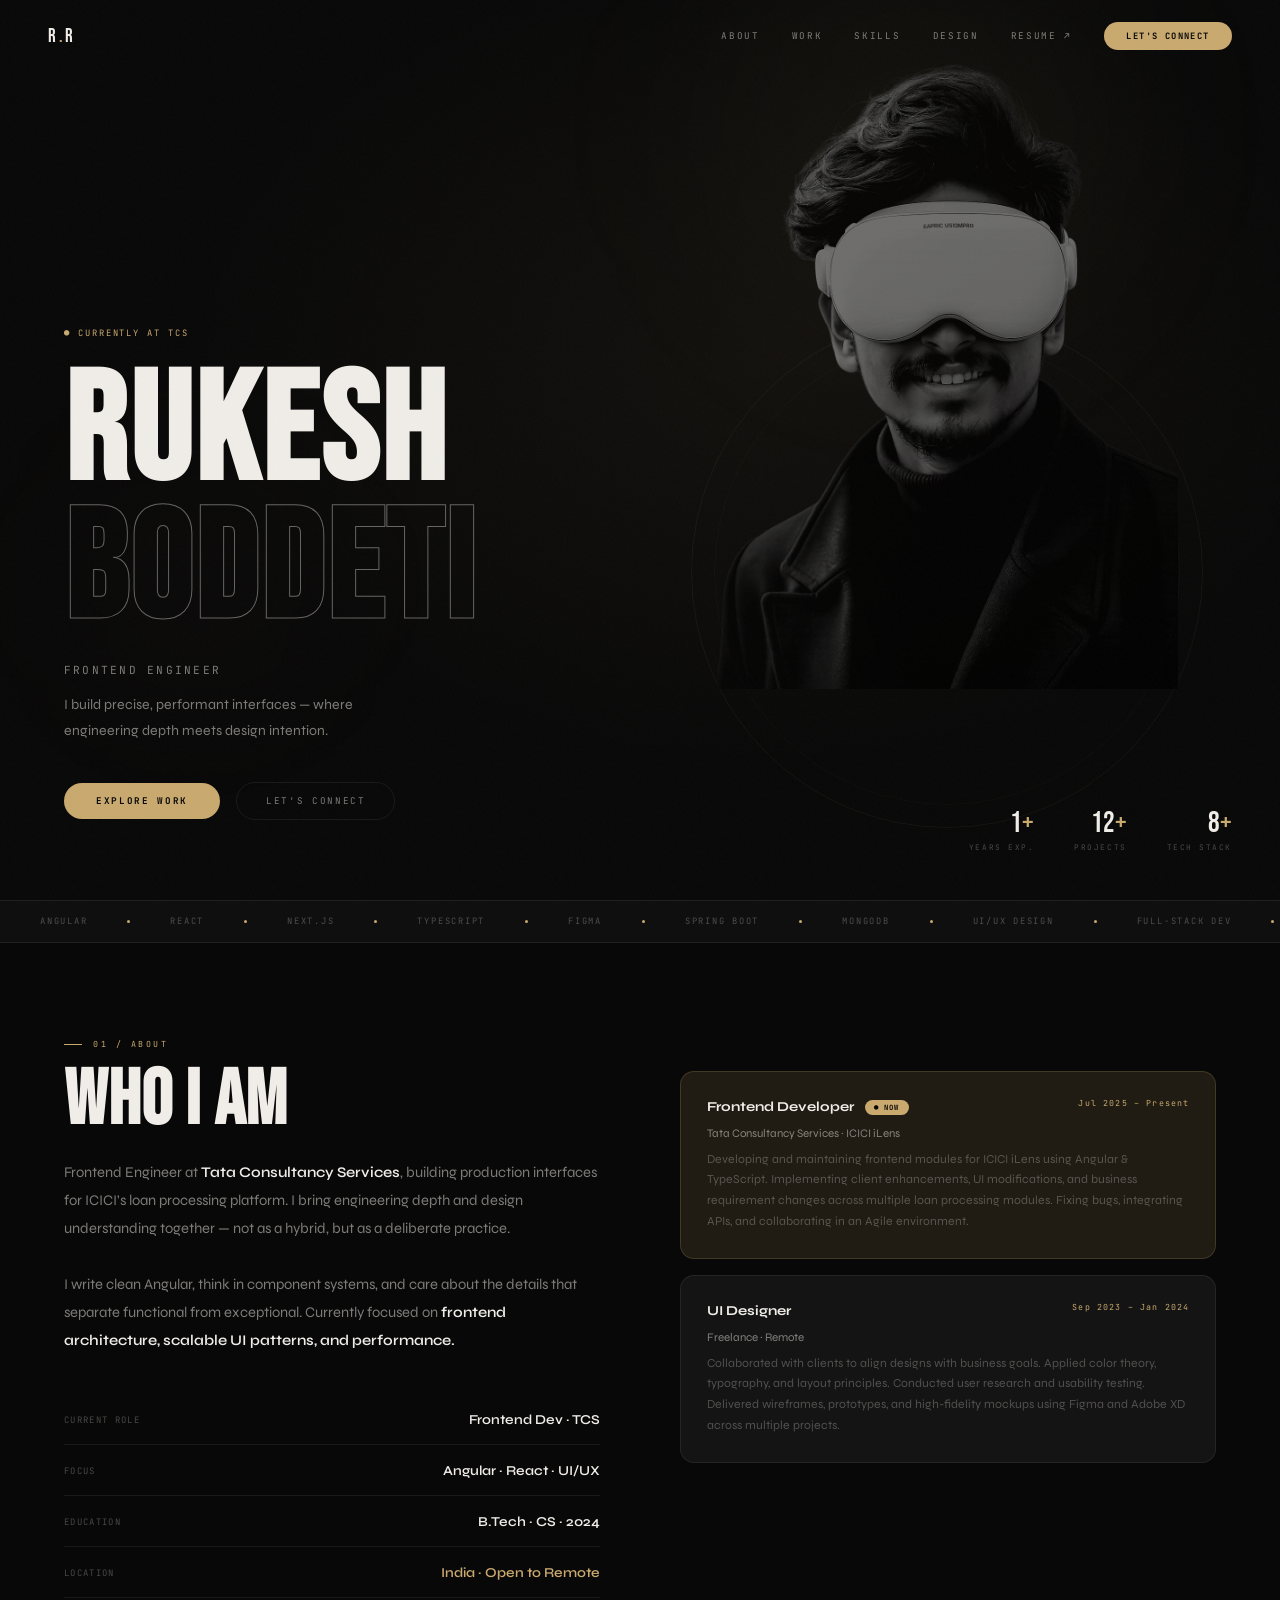
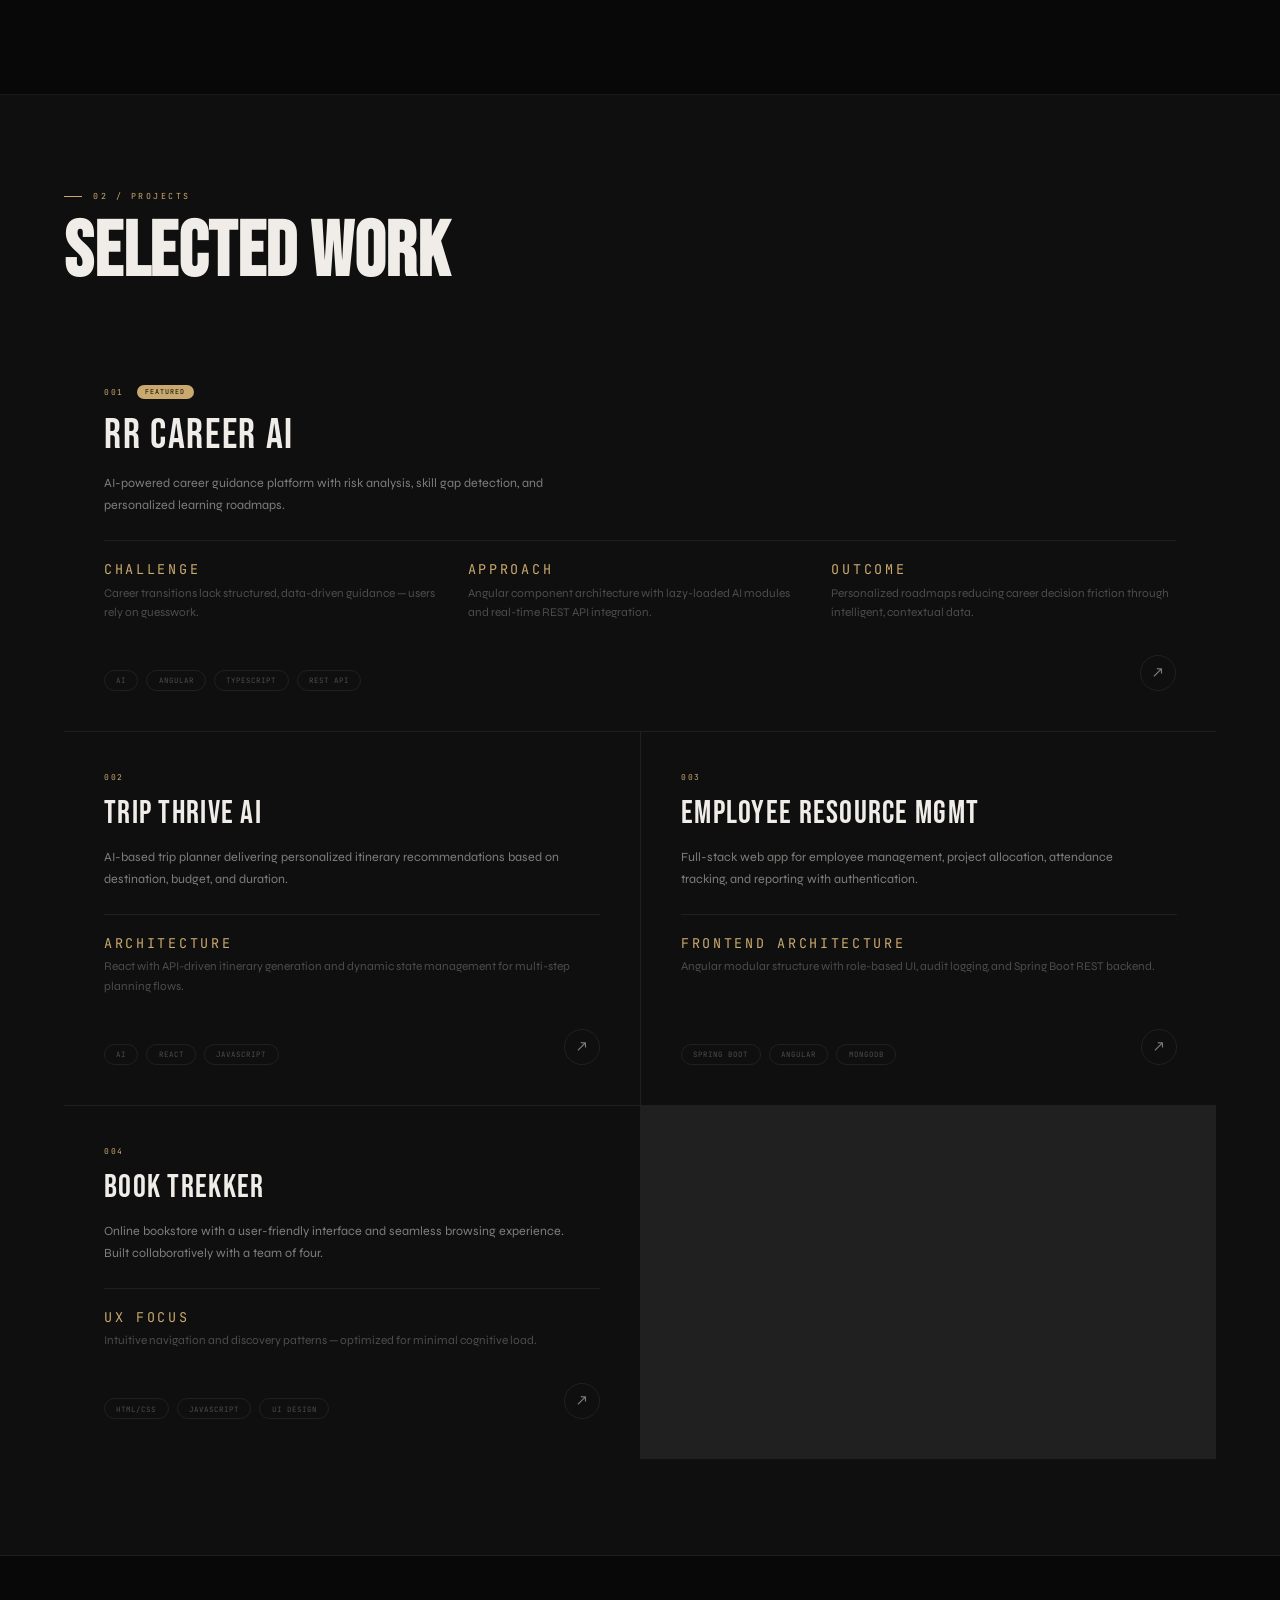
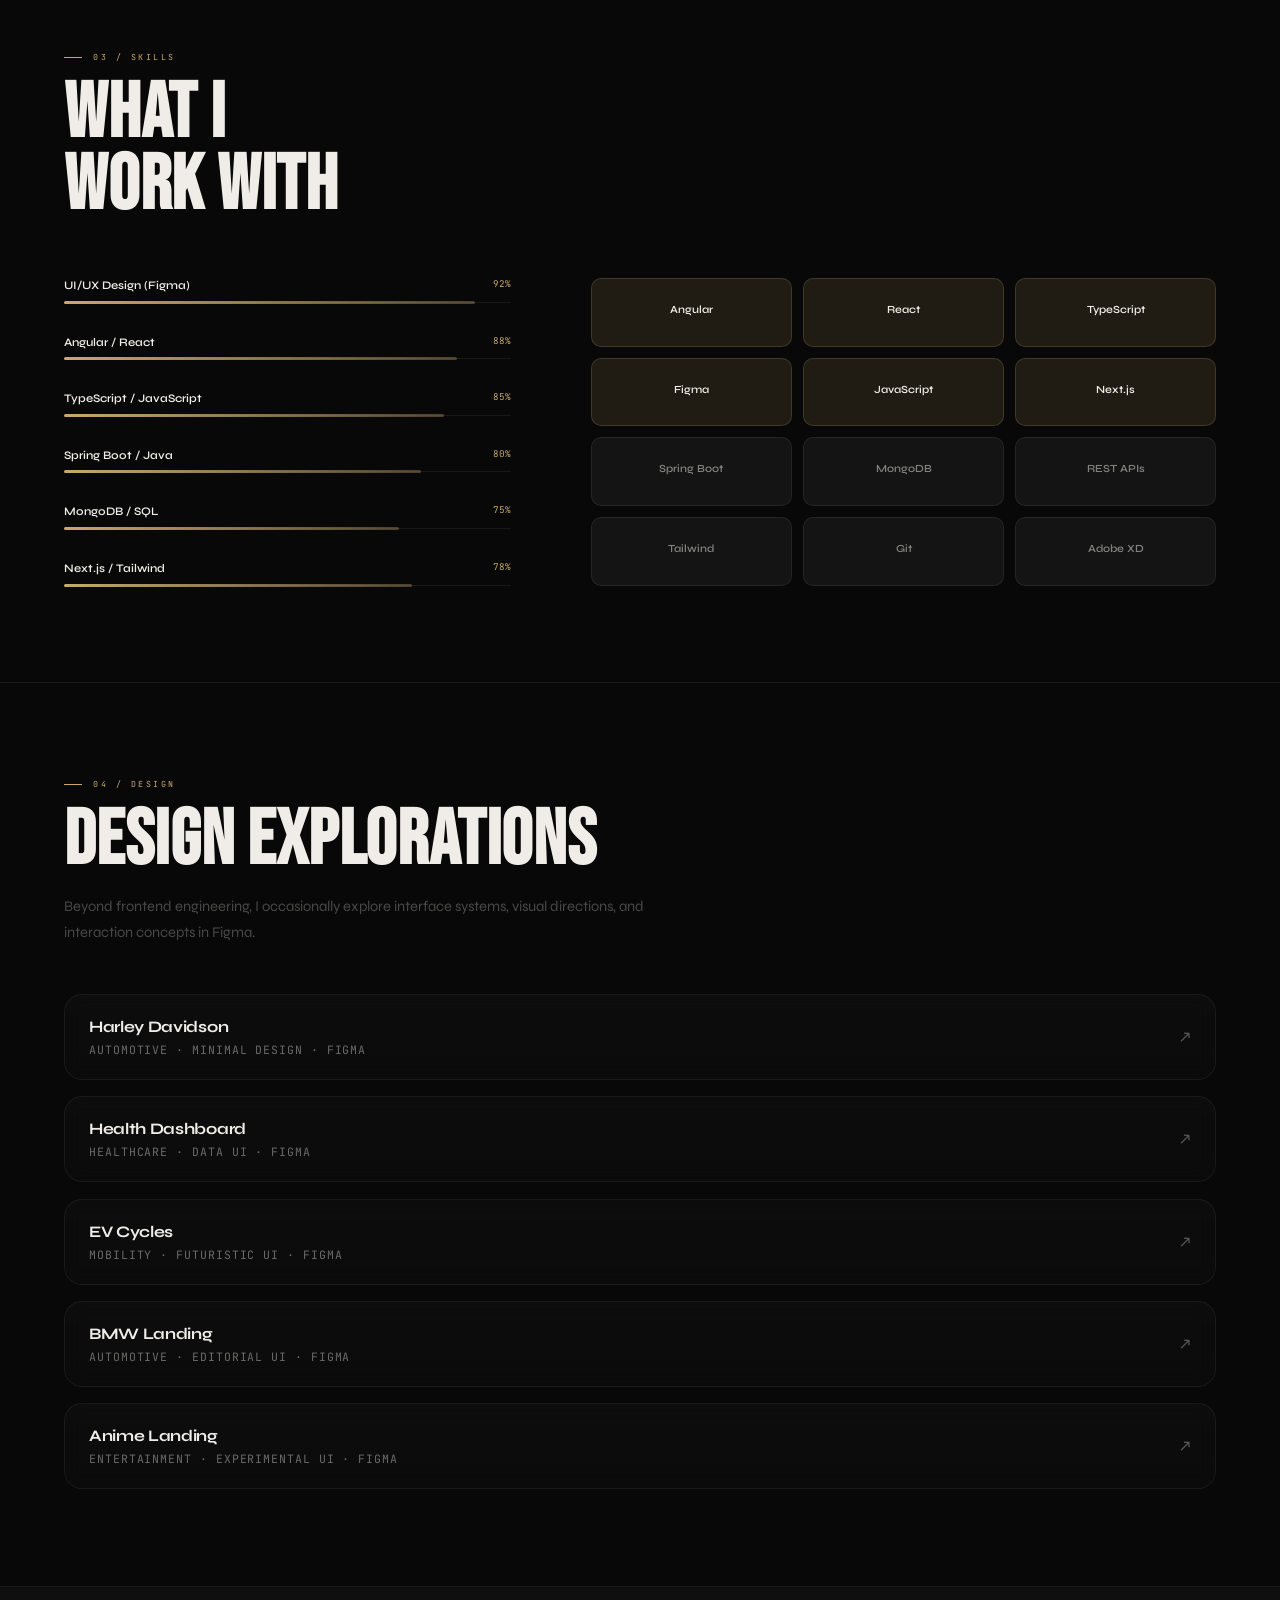
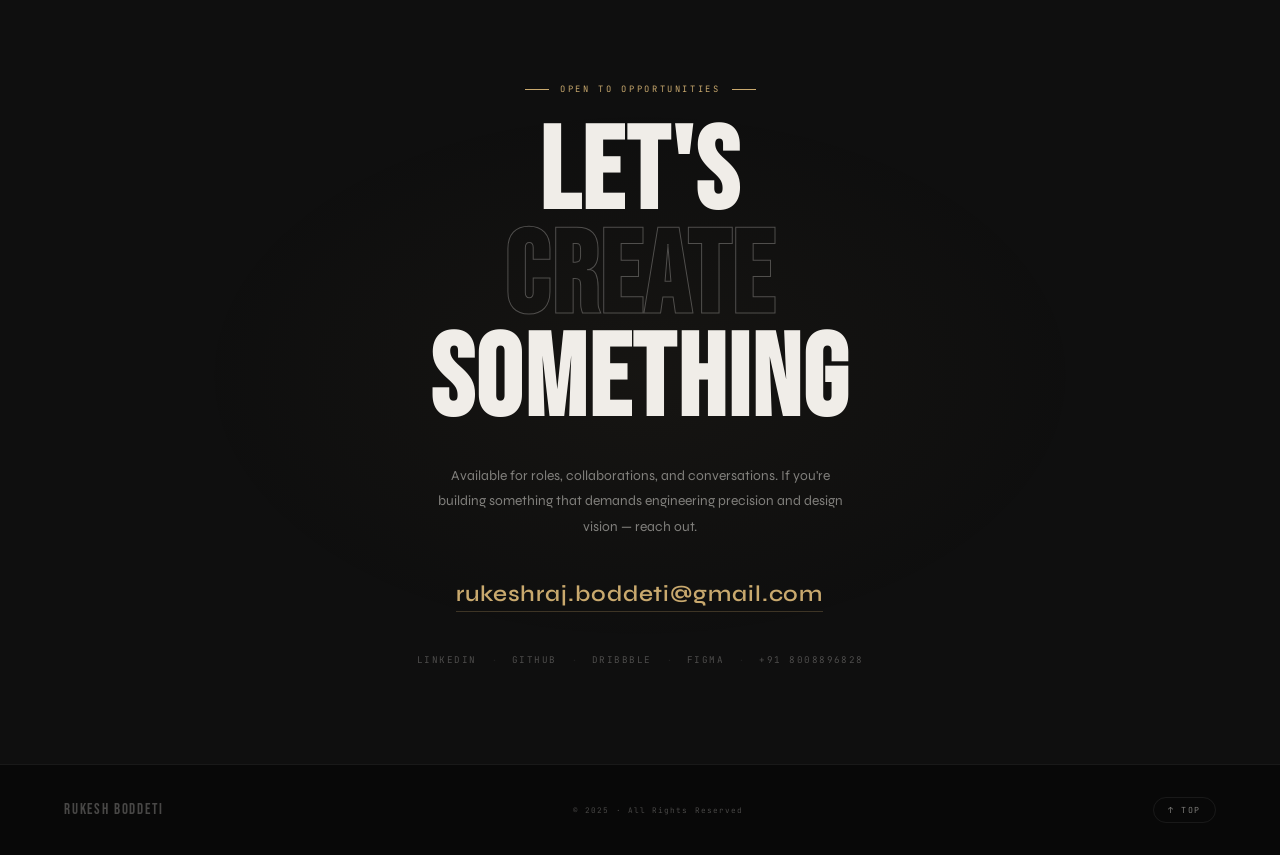
<file: index.html>
<!DOCTYPE html>
<html lang="en" data-theme="dark">
<head>
<meta charset="UTF-8">
<meta name="viewport" content="width=device-width, initial-scale=1.0">
<title>Rukesh Boddeti — Frontend Engineer</title>
<link rel="preconnect" href="https://fonts.googleapis.com">
<link rel="preconnect" href="https://fonts.gstatic.com" crossorigin>
<link href="https://fonts.googleapis.com/css2?family=Bebas+Neue&family=Syne:wght@400;500;600;700;800&family=JetBrains+Mono:wght@300;400&display=swap" rel="stylesheet">
<link rel="stylesheet" href="styles.css">
</head>
<body>

<div id="cur"></div>
<div id="cur-r"></div>

<!-- LOADER -->
<div id="loader">
  <div class="ld-name"><span>RUKESH</span></div>
  <div class="ld-line"></div>
  <div class="ld-sub">Frontend Engineer · TCS · ICICI iLens</div>
</div>

<!-- NAV -->
<nav id="nav">
  <a href="#" class="nav-logo">R<span>.</span>R</a>
  <button class="nav-hamburger" id="hamburger" aria-label="Menu"><span></span><span></span><span></span></button>
  <div class="nav-links">
    <a href="#about">About</a>
    <a href="#projects">Work</a>
    <a href="#skills">Skills</a>
    <a href="#showcase">Design</a>
    <a href="rukesh.html" class="menu-link menu-resume">Resume ↗</a>
    <!-- <button class="theme-toggle" id="themeToggle" aria-label="Toggle theme">
      <span class="theme-icon theme-icon--moon">
        <svg width="14" height="14" viewBox="0 0 24 24" fill="none" stroke="currentColor" stroke-width="2" stroke-linecap="round" stroke-linejoin="round"><path d="M21 12.79A9 9 0 1 1 11.21 3 7 7 0 0 0 21 12.79z"></path></svg>
      </span>
      <span class="theme-icon theme-icon--sun">
        <svg width="14" height="14" viewBox="0 0 24 24" fill="none" stroke="currentColor" stroke-width="2" stroke-linecap="round" stroke-linejoin="round"><circle cx="12" cy="12" r="5"></circle><line x1="12" y1="1" x2="12" y2="3"></line><line x1="12" y1="21" x2="12" y2="23"></line><line x1="4.22" y1="4.22" x2="5.64" y2="5.64"></line><line x1="18.36" y1="18.36" x2="19.78" y2="19.78"></line><line x1="1" y1="12" x2="3" y2="12"></line><line x1="21" y1="12" x2="23" y2="12"></line><line x1="4.22" y1="19.78" x2="5.64" y2="18.36"></line><line x1="18.36" y1="5.64" x2="19.78" y2="4.22"></line></svg>
      </span>
    </button> -->
    <a href="mailto:rukeshraj.boddeti@gmail.com" class="nav-cta">Let's Connect</a>
  </div>
</nav>

<!-- Mobile Menu -->
<div class="mobile-menu" id="mobileMenu">
  <a href="#about" class="menu-link">About</a>
  <a href="#projects" class="menu-link">Work</a>
  <a href="#skills" class="menu-link">Skills</a>
  <a href="#showcase" class="menu-link">Design</a>
  <a href="rukesh.html" class="menu-link menu-resume">Resume ↗</a>
  <a href="mailto:rukeshraj.boddeti@gmail.com" class="nav-cta">Let's Connect</a>
</div>

<!-- HERO -->
<section id="hero">
  <div class="hero-parallax-bg" id="heroBg">
    <div class="hero-bg-gradient"></div>
    <div class="orb orb-1"></div>
    <div class="orb orb-2"></div>
    <!-- <div class="hero-grid"></div> -->
  </div>

  <div class="hero-ring" id="heroRing"></div>

  <div class="hero-photo-wrap" id="heroPhoto">
    <img src="assets/Rukesh.png" alt="Rukesh Boddeti">
  </div>

  <div class="hero-content" id="heroText">
    <div class="hero-eyebrow">
      <span class="tcs-badge">● Currently at TCS</span>
    </div>
    <h1 class="hero-title">
      <span class="hero-title-line"><span>RUKESH</span></span>
      <span class="hero-title-line"><span>BODDETI</span></span>
    </h1>
    <p class="hero-tagline">Frontend Engineer</p>
    <p class="hero-desc">I build precise, performant interfaces — where engineering depth meets design intention.</p>
    <div class="hero-actions">
      <a href="#projects" class="btn-gold">Explore Work</a>
      <a href="mailto:rukeshraj.boddeti@gmail.com" class="btn-ghost">Let's Connect</a>
    </div>
  </div>

  <div class="hero-stats">
    <div class="stat">
      <div class="stat-num">1<span>+</span></div>
      <div class="stat-label">Years Exp.</div>
    </div>
    <div class="stat">
      <div class="stat-num">12<span>+</span></div>
      <div class="stat-label">Projects</div>
    </div>
    <div class="stat">
      <div class="stat-num">8<span>+</span></div>
      <div class="stat-label">Tech Stack</div>
    </div>
  </div>
</section>

<!-- MARQUEE -->
<div class="marquee-wrap">
  <div class="marquee-track">
    <div class="marquee-item">Angular <span class="marquee-dot"></span> React <span class="marquee-dot"></span> Next.js <span class="marquee-dot"></span> TypeScript <span class="marquee-dot"></span> Figma <span class="marquee-dot"></span> Spring Boot <span class="marquee-dot"></span> MongoDB <span class="marquee-dot"></span> UI/UX Design <span class="marquee-dot"></span> Full-Stack Dev <span class="marquee-dot"></span></div>
    <div class="marquee-item">Angular <span class="marquee-dot"></span> React <span class="marquee-dot"></span> Next.js <span class="marquee-dot"></span> TypeScript <span class="marquee-dot"></span> Figma <span class="marquee-dot"></span> Spring Boot <span class="marquee-dot"></span> MongoDB <span class="marquee-dot"></span> UI/UX Design <span class="marquee-dot"></span> Full-Stack Dev <span class="marquee-dot"></span></div>
  </div>
</div>

<!-- ABOUT -->
<section id="about" class="sec">
  <div class="about-text">
    <div class="sec-eyebrow reveal">01 / About</div>
    <h2 class="sec-title reveal d1">Who I Am</h2>
    <p class="about-body reveal d2">
      Frontend Engineer at <strong>Tata Consultancy Services</strong>, building production interfaces for ICICI's loan processing platform. I bring engineering depth and design understanding together — not as a hybrid, but as a deliberate practice.<br><br>
      I write clean Angular, think in component systems, and care about the details that separate functional from exceptional. Currently focused on <strong>frontend architecture, scalable UI patterns, and performance.</strong>
    </p>
    <div class="about-highlights reveal d3">
      <div class="ah-item">
        <span class="ah-label">Current Role</span>
        <span class="ah-val">Frontend Dev · TCS</span>
      </div>
      <div class="ah-item">
        <span class="ah-label">Focus</span>
        <span class="ah-val">Angular · React · UI/UX</span>
      </div>
      <div class="ah-item">
        <span class="ah-label">Education</span>
        <span class="ah-val">B.Tech · CS · 2024</span>
      </div>
      <div class="ah-item">
        <span class="ah-label">Location</span>
        <span class="ah-val ah-val--accent">India · Open to Remote</span>
      </div>
    </div>
  </div>

  <div class="about-right">
    <div class="exp-cards">
      <div class="exp-card exp-card--active reveal">
        <div class="exp-top">
          <div class="exp-role">Frontend Developer <span class="exp-badge">● Now</span></div>
          <div class="exp-period">Jul 2025 – Present</div>
        </div>
        <div class="exp-company">Tata Consultancy Services · ICICI iLens</div>
        <div class="exp-desc">Developing and maintaining frontend modules for ICICI iLens using Angular & TypeScript. Implementing client enhancements, UI modifications, and business requirement changes across multiple loan processing modules. Fixing bugs, integrating APIs, and collaborating in an Agile environment.</div>
      </div>
      <div class="exp-card reveal d1">
        <div class="exp-top">
          <div class="exp-role">UI Designer</div>
          <div class="exp-period">Sep 2023 – Jan 2024</div>
        </div>
        <div class="exp-company">Freelance · Remote</div>
        <div class="exp-desc">Collaborated with clients to align designs with business goals. Applied color theory, typography, and layout principles. Conducted user research and usability testing. Delivered wireframes, prototypes, and high-fidelity mockups using Figma and Adobe XD across multiple projects.</div>
      </div>
    </div>
  </div>
</section>

<!-- PROJECTS -->
<section id="projects" class="sec sec--surface">
  <div class="sec-eyebrow reveal">02 / Projects</div>
  <h2 class="sec-title reveal d1">Selected Work</h2>

  <div class="proj-grid">

    <!-- Featured card with case study -->
    <div class="proj-card proj-card--featured reveal">
      <div class="proj-card-inner">
        <div class="proj-meta">
          <span class="proj-num">001</span>
          <span class="proj-badge">Featured</span>
        </div>
        <div class="proj-title">RR Career AI</div>
        <p class="proj-desc">AI-powered career guidance platform with risk analysis, skill gap detection, and personalized learning roadmaps.</p>

        <div class="case-study">
          <div class="cs-row">
            <div class="cs-block">
              <span class="cs-label">Challenge</span>
              <span class="cs-text">Career transitions lack structured, data-driven guidance — users rely on guesswork.</span>
            </div>
            <div class="cs-block">
              <span class="cs-label">Approach</span>
              <span class="cs-text">Angular component architecture with lazy-loaded AI modules and real-time REST API integration.</span>
            </div>
            <div class="cs-block">
              <span class="cs-label">Outcome</span>
              <span class="cs-text">Personalized roadmaps reducing career decision friction through intelligent, contextual data.</span>
            </div>
          </div>
        </div>

        <div class="proj-footer">
          <div class="proj-tags">
            <span class="proj-tag">AI</span>
            <span class="proj-tag">Angular</span>
            <span class="proj-tag">TypeScript</span>
            <span class="proj-tag">REST API</span>
          </div>
          <a href="https://rr-career-ai.vercel.app/" target="_blank" class="proj-arrow">↗</a>
        </div>
      </div>
    </div>

    <div class="proj-card reveal">
      <div class="proj-card-inner">
        <div class="proj-meta">
          <span class="proj-num">002</span>
        </div>
        <div class="proj-title">Trip Thrive AI</div>
        <p class="proj-desc">AI-based trip planner delivering personalized itinerary recommendations based on destination, budget, and duration.</p>

        <div class="case-study case-study--compact">
          <div class="cs-block">
            <span class="cs-label">Architecture</span>
            <span class="cs-text">React with API-driven itinerary generation and dynamic state management for multi-step planning flows.</span>
          </div>
        </div>

        <div class="proj-footer">
          <div class="proj-tags">
            <span class="proj-tag">AI</span>
            <span class="proj-tag">React</span>
            <span class="proj-tag">JavaScript</span>
          </div>
          <a href="https://github.com/Rukesh633/Trip-Thrive" target="_blank" class="proj-arrow">↗</a>
        </div>
      </div>
    </div>

    <div class="proj-card reveal d1">
      <div class="proj-card-inner">
        <div class="proj-meta">
          <span class="proj-num">003</span>
        </div>
        <div class="proj-title">Employee Resource Mgmt</div>
        <p class="proj-desc">Full-stack web app for employee management, project allocation, attendance tracking, and reporting with authentication.</p>

        <div class="case-study case-study--compact">
          <div class="cs-block">
            <span class="cs-label">Frontend Architecture</span>
            <span class="cs-text">Angular modular structure with role-based UI, audit logging, and Spring Boot REST backend.</span>
          </div>
        </div>

        <div class="proj-footer">
          <div class="proj-tags">
            <span class="proj-tag">Spring Boot</span>
            <span class="proj-tag">Angular</span>
            <span class="proj-tag">MongoDB</span>
          </div>
          <a href="https://github.com/Rukesh633/" target="_blank" class="proj-arrow">↗</a>
        </div>
      </div>
    </div>

    <div class="proj-card reveal d2">
      <div class="proj-card-inner">
        <div class="proj-meta">
          <span class="proj-num">004</span>
        </div>
        <div class="proj-title">Book Trekker</div>
        <p class="proj-desc">Online bookstore with a user-friendly interface and seamless browsing experience. Built collaboratively with a team of four.</p>

        <div class="case-study case-study--compact">
          <div class="cs-block">
            <span class="cs-label">UX Focus</span>
            <span class="cs-text">Intuitive navigation and discovery patterns — optimized for minimal cognitive load.</span>
          </div>
        </div>

        <div class="proj-footer">
          <div class="proj-tags">
            <span class="proj-tag">HTML/CSS</span>
            <span class="proj-tag">JavaScript</span>
            <span class="proj-tag">UI Design</span>
          </div>
          <a href="https://github.com/Rukesh633/" target="_blank" class="proj-arrow">↗</a>
        </div>
      </div>
    </div>

  </div>
</section>

<!-- SKILLS -->
<section id="skills" class="sec">
  <div class="sec-eyebrow reveal">03 / Skills</div>
  <h2 class="sec-title reveal d1">What I<br>Work With</h2>

  <div class="skills-layout">
    <div class="skill-bars bars-section reveal d2">
      <div class="skill-bar-item">
        <div class="sb-top"><span class="sb-name">UI/UX Design (Figma)</span><span class="sb-pct">92%</span></div>
        <div class="sb-track"><div class="sb-fill" style="--w:92%"></div></div>
      </div>
      <div class="skill-bar-item">
        <div class="sb-top"><span class="sb-name">Angular / React</span><span class="sb-pct">88%</span></div>
        <div class="sb-track"><div class="sb-fill" style="--w:88%"></div></div>
      </div>
      <div class="skill-bar-item">
        <div class="sb-top"><span class="sb-name">TypeScript / JavaScript</span><span class="sb-pct">85%</span></div>
        <div class="sb-track"><div class="sb-fill" style="--w:85%"></div></div>
      </div>
      <div class="skill-bar-item">
        <div class="sb-top"><span class="sb-name">Spring Boot / Java</span><span class="sb-pct">80%</span></div>
        <div class="sb-track"><div class="sb-fill" style="--w:80%"></div></div>
      </div>
      <div class="skill-bar-item">
        <div class="sb-top"><span class="sb-name">MongoDB / SQL</span><span class="sb-pct">75%</span></div>
        <div class="sb-track"><div class="sb-fill" style="--w:75%"></div></div>
      </div>
      <div class="skill-bar-item">
        <div class="sb-top"><span class="sb-name">Next.js / Tailwind</span><span class="sb-pct">78%</span></div>
        <div class="sb-track"><div class="sb-fill" style="--w:78%"></div></div>
      </div>
    </div>

    <div class="tech-grid reveal d3">
      <div class="tech-item tech-item--primary">Angular</div>
      <div class="tech-item tech-item--primary">React</div>
      <div class="tech-item tech-item--primary">TypeScript</div>
      <div class="tech-item tech-item--primary">Figma</div>
      <div class="tech-item tech-item--primary">JavaScript</div>
      <div class="tech-item tech-item--primary">Next.js</div>
      <div class="tech-item">Spring Boot</div>
      <div class="tech-item">MongoDB</div>
      <div class="tech-item">REST APIs</div>
      <div class="tech-item">Tailwind</div>
      <div class="tech-item">Git</div>
      <div class="tech-item">Adobe XD</div>
    </div>
  </div>
</section>

<!-- DESIGN SHOWCASE — Signature cinematic scroll experience -->
<section id="showcase" class="sec sec--dark">

  <div class="sec-eyebrow reveal">04 / Design</div>

  <h2 class="sec-title reveal d1">Design Explorations</h2>

  <p class="showcase-intro reveal d2">
    Beyond frontend engineering, I occasionally explore interface systems,
    visual directions, and interaction concepts in Figma.
  </p>

  <div class="design-list">

    <a href="https://www.figma.com/community/file/1324696588300664016/harley-davidson" target="_blank"
      class="design-item reveal d2">

      <div class="design-left">
        <div class="design-name">Harley Davidson</div>
        <div class="design-meta">Automotive · Minimal Design · Figma</div>
      </div>

      <div class="design-arrow">↗</div>

    </a>
    
    <a href="https://www.figma.com/community/file/1325788113643212716/health-dashboard" target="_blank"
      class="design-item reveal">

      <div class="design-left">
        <div class="design-name">Health Dashboard</div>
        <div class="design-meta">Healthcare · Data UI · Figma</div>
      </div>

      <div class="design-arrow">↗</div>

    </a>

    <a href="https://www.figma.com/community/file/1325164705000240758/ev-cycles" target="_blank"
      class="design-item reveal d1">

      <div class="design-left">
        <div class="design-name">EV Cycles</div>
        <div class="design-meta">Mobility · Futuristic UI · Figma</div>
      </div>

      <div class="design-arrow">↗</div>

    </a>

    <a href="https://www.figma.com/community/file/1324812208076333397/bmw-landing-page" target="_blank"
      class="design-item reveal d3">

      <div class="design-left">
        <div class="design-name">BMW Landing</div>
        <div class="design-meta">Automotive · Editorial UI · Figma</div>
      </div>

      <div class="design-arrow">↗</div>

    </a>

    <a href="https://www.figma.com/community/file/1334845551401335358/rr-anime-landing-page" target="_blank"
      class="design-item reveal d4">

      <div class="design-left">
        <div class="design-name">Anime Landing</div>
        <div class="design-meta">Entertainment · Experimental UI · Figma</div>
      </div>

      <div class="design-arrow">↗</div>

    </a>

  </div>

</section>


<!-- CONTACT -->
<section id="contact" class="sec--surface">
  <div class="contact-inner">
    <div class="contact-eyebrow reveal">Open to opportunities</div>
    <h2 class="contact-title reveal d1">Let's<br><span class="outline">Create</span><br>Something</h2>
    <p class="contact-sub reveal d2">Available for roles, collaborations, and conversations. If you're building something that demands engineering precision and design vision — reach out.</p>
    <a href="mailto:rukeshraj.boddeti@gmail.com" class="contact-email reveal d3">rukeshraj.boddeti@gmail.com</a>
    <div class="contact-links reveal d4">
      <a href="https://www.linkedin.com/in/rukesh-boddeti/" class="contact-link" target="_blank">LinkedIn</a>
      <span class="contact-sep">·</span>
      <a href="https://github.com/rukesh633" class="contact-link" target="_blank">GitHub</a>
      <span class="contact-sep">·</span>
      <a href="https://dribbble.com/RukeshRaj" class="contact-link" target="_blank">Dribbble</a>
      <span class="contact-sep">·</span>
      <a href="https://www.figma.com/@rukeshraj" class="contact-link" target="_blank">Figma</a>
      <span class="contact-sep">·</span>
      <a href="tel:+918008896828" class="contact-link">+91 8008896828</a>
    </div>
  </div>
</section>

<!-- FOOTER -->
<footer>
  <div class="footer-logo">Rukesh Boddeti</div>
  <div class="footer-copy">© 2025 · All Rights Reserved</div>
  <a href="#" class="footer-top">↑ Top</a>
</footer>

<script src="script.js"></script>
</body>
</html>
</file>
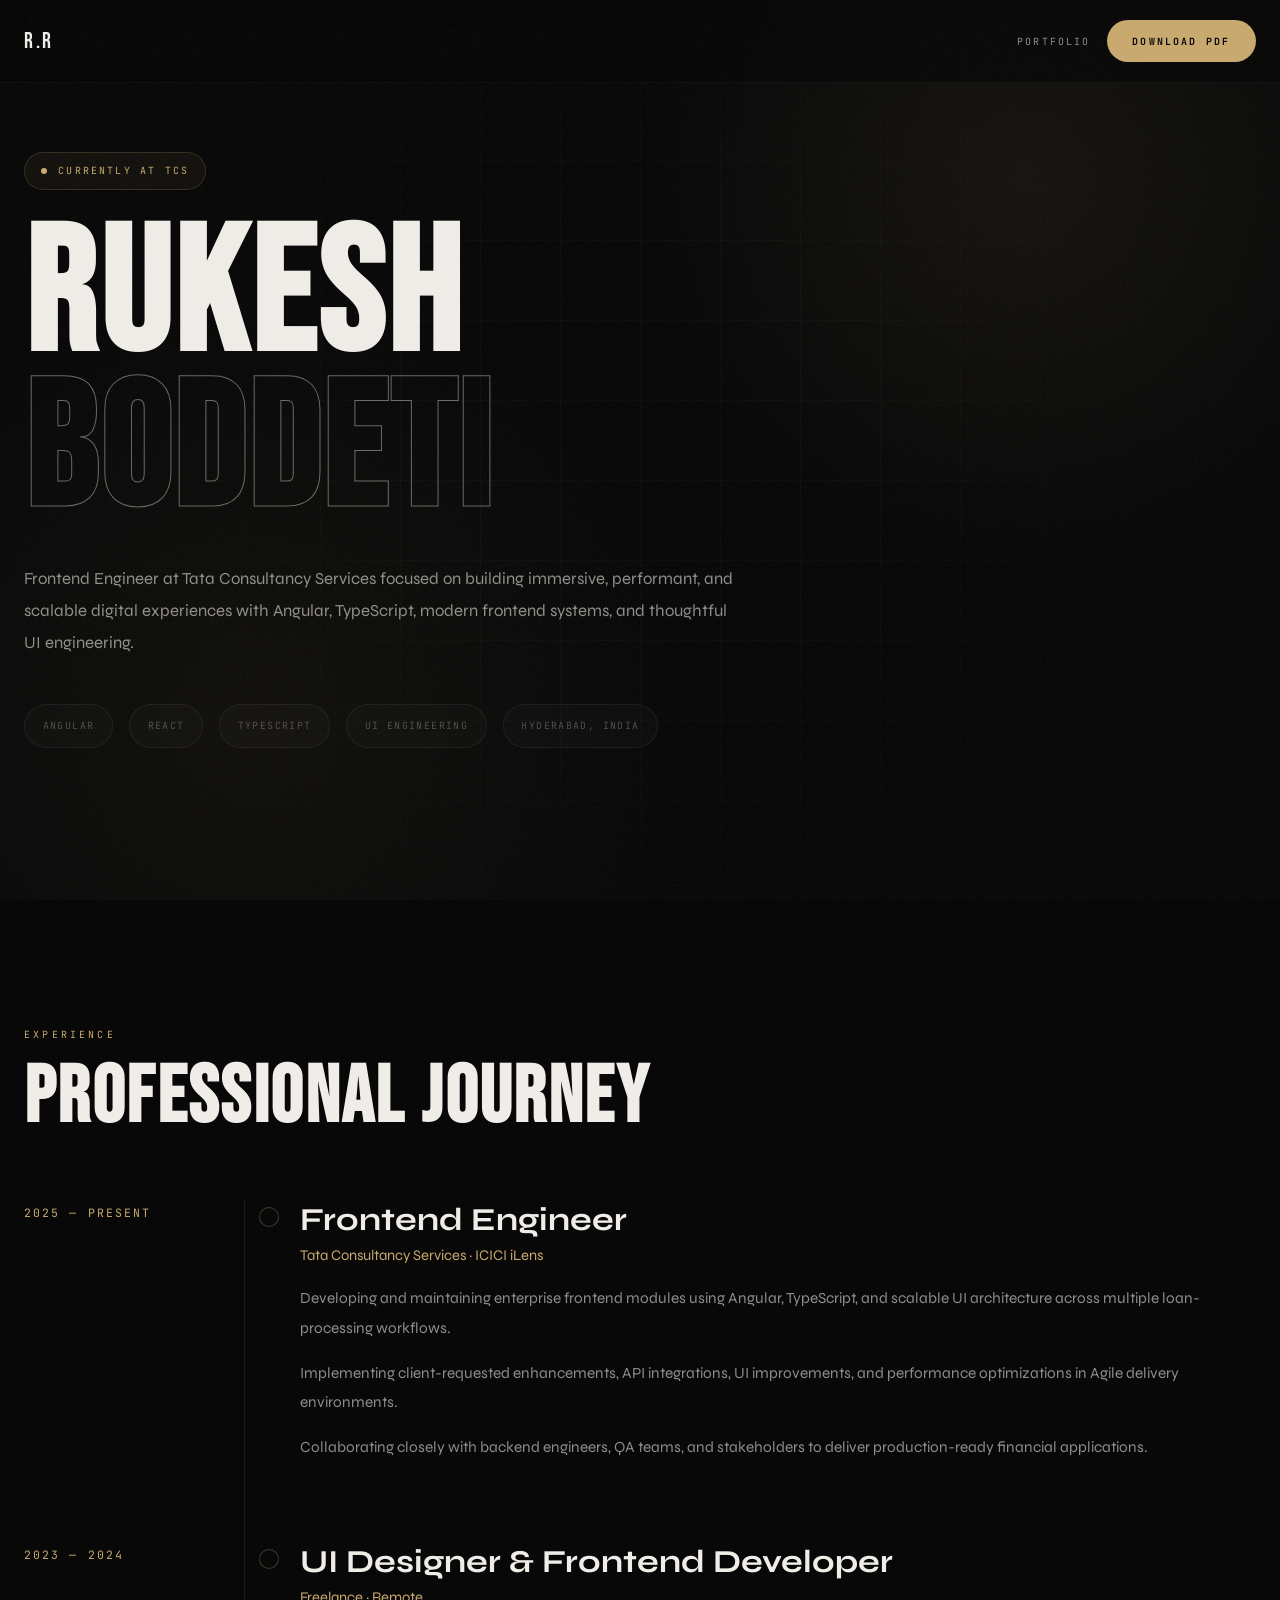
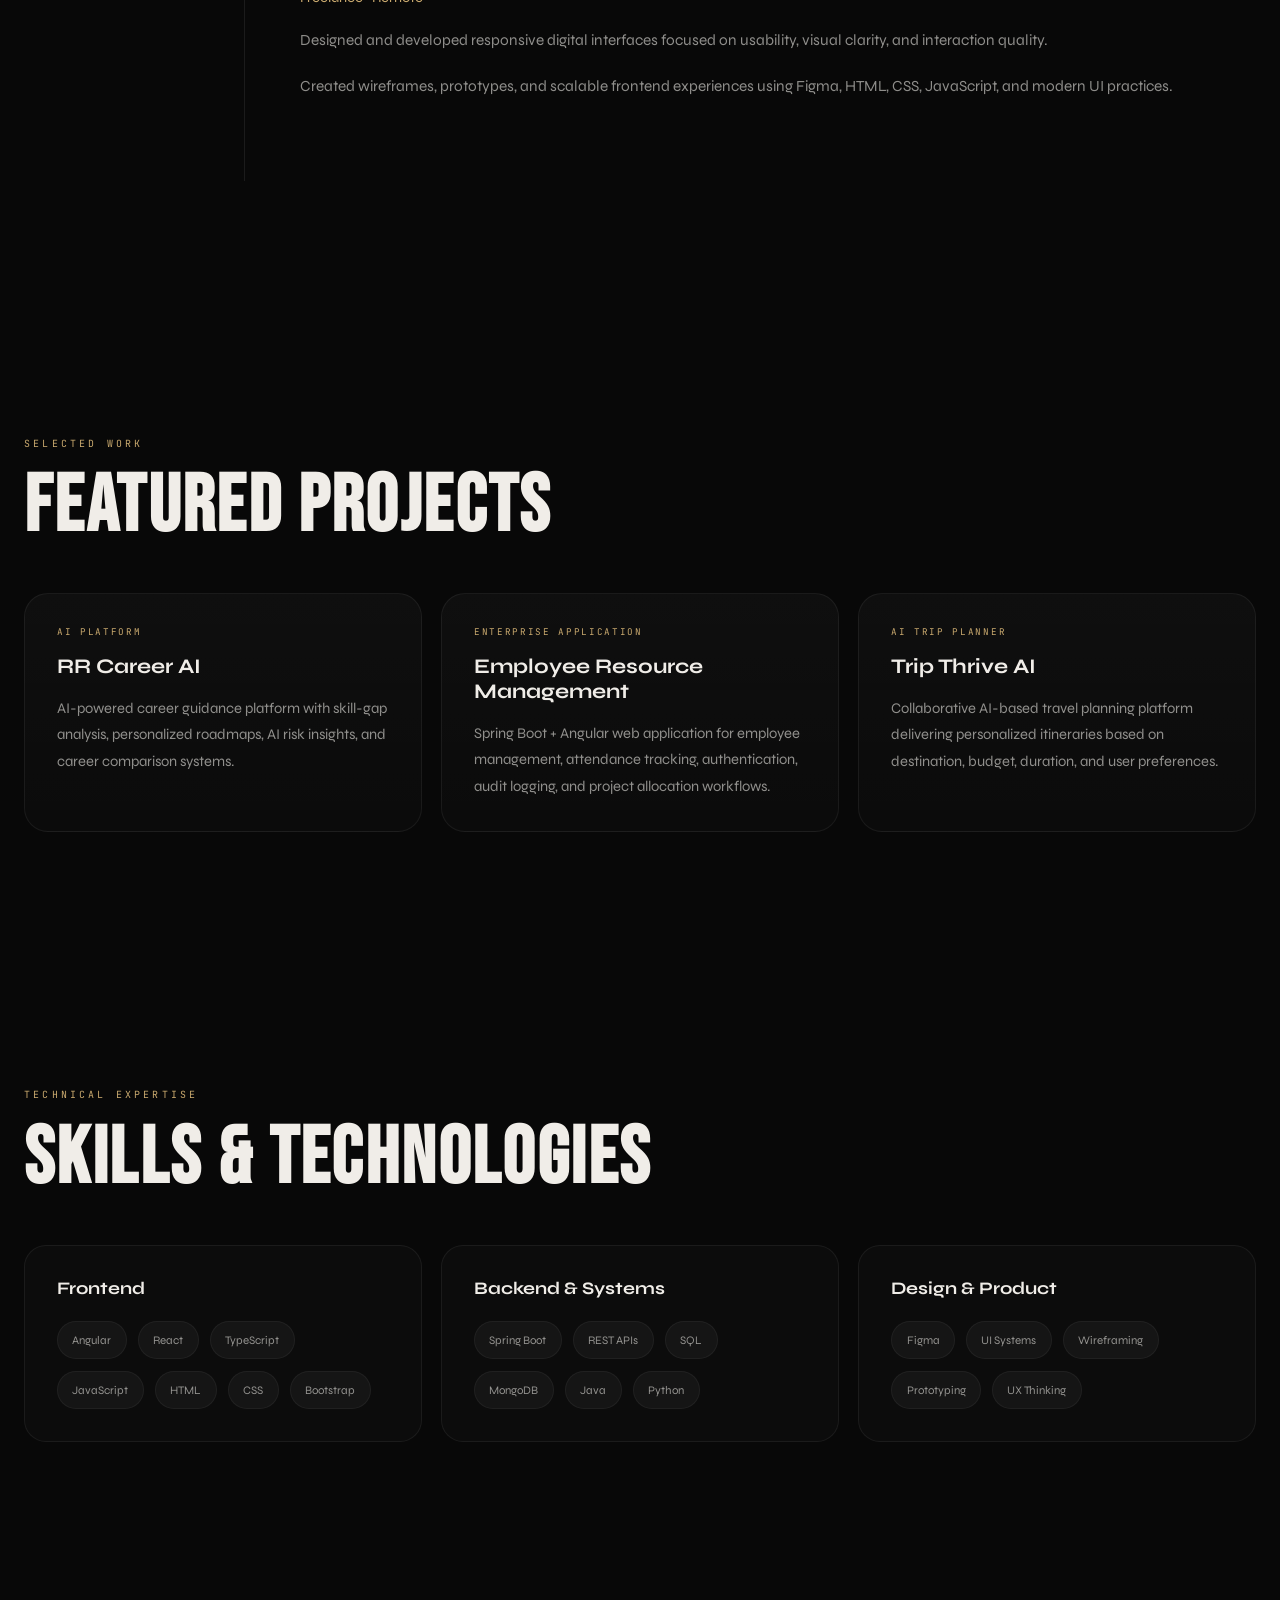
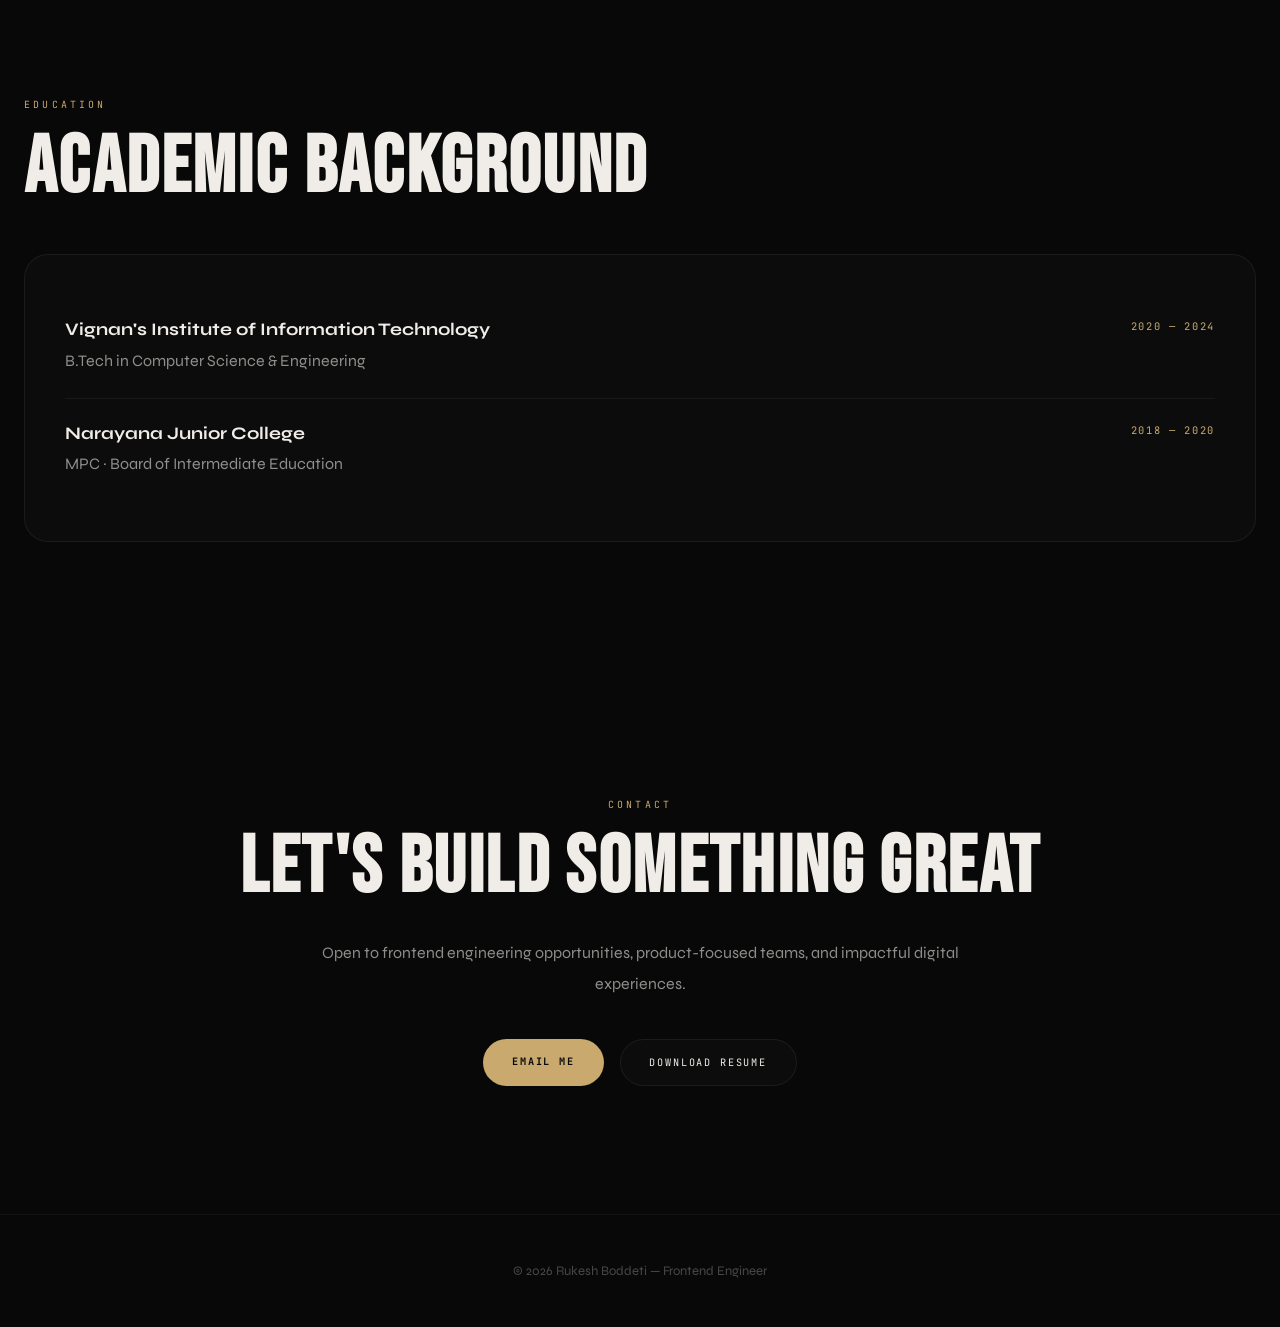
<file: rukesh.html>
<!DOCTYPE html>
<html lang="en">
<head>
<meta charset="UTF-8" />
<meta name="viewport" content="width=device-width, initial-scale=1.0" />

<title>Rukesh Boddeti — Resume</title>

<link rel="preconnect" href="https://fonts.googleapis.com">
<link rel="preconnect" href="https://fonts.gstatic.com" crossorigin>

<link href="https://fonts.googleapis.com/css2?family=Bebas+Neue&family=Syne:wght@400;500;600;700;800&family=JetBrains+Mono:wght@400;500&display=swap" rel="stylesheet">

<style>

/* ───────────────── ROOT ───────────────── */

:root{
  --bg:#080808;
  --surface:#111111;
  --card:#121212;
  --white:#f0ede8;
  --muted:rgba(240,237,232,0.58);
  --soft:rgba(240,237,232,0.28);
  --border:rgba(255,255,255,0.06);

  --gold:#c9a96e;
  --gold-soft:rgba(201,169,110,0.12);

  --radius:22px;

  --container:1240px;
}

/* ───────────────── RESET ───────────────── */

*{
  margin:0;
  padding:0;
  box-sizing:border-box;
}

html{
  scroll-behavior:smooth;
}

body{
  background:var(--bg);
  color:var(--white);

  font-family:'Syne',sans-serif;

  overflow-x:hidden;
}

/* subtle grain */

body::before{
  content:'';
  position:fixed;
  inset:0;

  pointer-events:none;

  opacity:.03;

  background-image:url("data:image/svg+xml,%3Csvg viewBox='0 0 512 512' xmlns='http://www.w3.org/2000/svg'%3E%3Cfilter id='n'%3E%3CfeTurbulence type='fractalNoise' baseFrequency='0.75' numOctaves='4' stitchTiles='stitch'/%3E%3C/filter%3E%3Crect width='100%25' height='100%25' filter='url(%23n)'/%3E%3C/svg%3E");

  z-index:9999;
}

/* ───────────────── UTILITIES ───────────────── */

.container{
  width:min(var(--container), calc(100% - 3rem));
  margin:auto;
}

.sec{
  padding:8rem 0;
}

.eyebrow{
  font-family:'JetBrains Mono', monospace;

  font-size:.62rem;

  letter-spacing:.32em;

  text-transform:uppercase;

  color:var(--gold);

  margin-bottom:1.2rem;
}

.section-title{
  font-family:'Bebas Neue',sans-serif;

  font-size:clamp(3rem,8vw,5rem);

  line-height:.95;

  letter-spacing:.03em;

  margin-bottom:2rem;
}

/* ───────────────── NAV ───────────────── */

nav{
  position:fixed;
  top:0;
  left:0;
  right:0;

  z-index:1000;

  backdrop-filter:blur(18px);

  background:rgba(8,8,8,.72);

  border-bottom:1px solid rgba(255,255,255,.04);
}

.nav-inner{
  width:min(var(--container), calc(100% - 3rem));

  margin:auto;

  height:82px;

  display:flex;
  align-items:center;
  justify-content:space-between;
}

.logo{
  font-family:'Bebas Neue',sans-serif;

  font-size:1.4rem;

  letter-spacing:.12em;

  color:var(--white);

  text-decoration:none;
}

.nav-right{
  display:flex;
  align-items:center;
  gap:1rem;
}

.nav-link{
  font-family:'JetBrains Mono', monospace;

  font-size:.62rem;

  letter-spacing:.22em;

  text-transform:uppercase;

  text-decoration:none;

  color:var(--muted);

  transition:color .25s ease;
}

.nav-link:hover{
  color:var(--white);
}

.nav-btn{
  padding:.9rem 1.6rem;

  border-radius:999px;

  background:var(--gold);

  color:#080808;

  text-decoration:none;

  font-family:'JetBrains Mono', monospace;

  font-size:.62rem;

  letter-spacing:.22em;

  text-transform:uppercase;

  font-weight:700;
}

/* ───────────────── HERO ───────────────── */

.hero{
  min-height:100svh;

  display:flex;
  align-items:center;

  position:relative;

  overflow:hidden;
}

.hero::before{
  content:'';

  position:absolute;
  inset:0;

  background:
    radial-gradient(circle at 80% 20%, rgba(201,169,110,0.08), transparent 30%),
    radial-gradient(circle at 20% 80%, rgba(201,169,110,0.05), transparent 35%);
}

.hero-grid{
  position:absolute;
  inset:0;

  background-image:
    linear-gradient(rgba(255,255,255,0.025) 1px, transparent 1px),
    linear-gradient(90deg, rgba(255,255,255,0.025) 1px, transparent 1px);

  background-size:80px 80px;

  mask-image:radial-gradient(circle at center, black 30%, transparent 80%);
}

.hero-inner{
  position:relative;
  z-index:2;

  width:min(1000px,100%);
}

.hero-badge{
  display:inline-flex;
  align-items:center;
  gap:.7rem;

  padding:.7rem 1rem;

  border:1px solid rgba(201,169,110,0.18);

  background:rgba(201,169,110,0.06);

  border-radius:999px;

  font-family:'JetBrains Mono', monospace;

  font-size:.62rem;

  letter-spacing:.22em;

  text-transform:uppercase;

  color:var(--gold);

  margin-bottom:2rem;
}

.hero-badge::before{
  content:'';

  width:6px;
  height:6px;

  border-radius:50%;

  background:var(--gold);
}

.hero-title{
  font-family:'Bebas Neue',sans-serif;

  font-size:clamp(5rem,15vw,11rem);

  line-height:.88;

  letter-spacing:.02em;

  margin-bottom:2rem;
}

.hero-title span{
  display:block;

  color:transparent;

  -webkit-text-stroke:1px rgba(240,237,232,0.42);
}

.hero-desc{
  max-width:720px;

  font-size:1.05rem;

  line-height:1.9;

  color:var(--muted);

  margin-bottom:2.8rem;
}

.hero-meta{
  display:flex;
  flex-wrap:wrap;

  gap:1rem;
}

.meta-chip{
  padding:.9rem 1.1rem;

  border-radius:999px;

  border:1px solid var(--border);

  background:rgba(255,255,255,0.02);

  font-family:'JetBrains Mono', monospace;

  font-size:.62rem;

  letter-spacing:.14em;

  text-transform:uppercase;

  color:var(--soft);
}
/* ── CUSTOM CURSOR ── */
* { cursor: url("data:image/svg+xml,%3Csvg xmlns='http://www.w3.org/2000/svg' width='24' height='24' viewBox='0 0 24 24'%3E%3Cpath d='M4 2L4 18L8.5 13.5L12 22L14.5 21L11 12.5L18 12.5Z' fill='%23c9a96e' stroke='%23080808' stroke-width='1.2' stroke-linejoin='round'/%3E%3C/svg%3E") 4 2, auto !important; }
a, button, .proj-card, .sc-card, .tech-item, .exp-card { cursor: url("data:image/svg+xml,%3Csvg xmlns='http://www.w3.org/2000/svg' width='30' height='30' viewBox='0 0 24 24'%3E%3Cpath d='M4 2L4 18L8.5 13.5L12 22L14.5 21L11 12.5L18 12.5Z' fill='%23c9a96e' stroke='%23080808' stroke-width='1.2' stroke-linejoin='round'/%3E%3C/svg%3E") 4 2, auto !important; }


/* ───────────────── TIMELINE ───────────────── */

.timeline{
  position:relative;

  margin-top:4rem;
}

.timeline::before{
  content:'';

  position:absolute;

  top:0;
  bottom:0;
  left:220px;

  width:1px;

  background:rgba(255,255,255,0.08);
}

.exp{
  display:grid;

  grid-template-columns:180px 1fr;

  gap:4rem;

  position:relative;

  padding-bottom:5rem;
}

.exp-year{
  font-family:'JetBrains Mono', monospace;

  font-size:.72rem;

  letter-spacing:.18em;

  text-transform:uppercase;

  color:var(--gold);

  padding-top:.3rem;
}

.exp-content{
  position:relative;

  padding-left:2rem;
}

.exp-content::before{
  content:'';

  position:absolute;

  left:-9px;
  top:.4rem;

  width:18px;
  height:18px;

  border-radius:50%;

  border:1px solid rgba(201,169,110,0.3);

  background:var(--bg);
}

.exp-role{
  font-size:2rem;

  font-weight:700;

  margin-bottom:.4rem;
}

.exp-company{
  font-size:.92rem;

  color:var(--gold);

  margin-bottom:1.3rem;
}

.exp-desc{
  display:flex;
  flex-direction:column;

  gap:1rem;

  color:var(--muted);

  line-height:1.9;

  font-size:.96rem;
}

/* ───────────────── PROJECTS ───────────────── */

.projects-grid{
  display:grid;

  grid-template-columns:repeat(3,1fr);

  gap:1.2rem;

  margin-top:3rem;
}

.project-card{
  padding:2rem;

  border-radius:24px;

  border:1px solid var(--border);

  background:
    linear-gradient(
      180deg,
      rgba(255,255,255,0.03),
      rgba(255,255,255,0.015)
    );

  transition:
    transform .35s cubic-bezier(.16,1,.3,1),
    border-color .3s ease;
}

.project-card:hover{
  transform:translateY(-5px);

  border-color:rgba(201,169,110,0.24);
}

.project-tag{
  font-family:'JetBrains Mono', monospace;

  font-size:.58rem;

  letter-spacing:.18em;

  text-transform:uppercase;

  color:var(--gold);

  margin-bottom:1rem;
}

.project-name{
  font-size:1.3rem;

  font-weight:700;

  margin-bottom:1rem;
}

.project-desc{
  font-size:.92rem;

  line-height:1.8;

  color:var(--muted);
}

/* ───────────────── SKILLS ───────────────── */

.skills-wrap{
  display:grid;

  grid-template-columns:repeat(3,1fr);

  gap:1.2rem;

  margin-top:3rem;
}

.skill-box{
  border:1px solid var(--border);

  border-radius:22px;

  padding:2rem;

  background:rgba(255,255,255,0.02);
}

.skill-title{
  font-size:1.1rem;

  font-weight:700;

  margin-bottom:1.4rem;
}

.skill-items{
  display:flex;
  flex-wrap:wrap;

  gap:.7rem;
}

.skill-chip{
  padding:.7rem .9rem;

  border-radius:999px;

  background:rgba(255,255,255,0.04);

  border:1px solid rgba(255,255,255,0.05);

  font-size:.72rem;

  color:var(--muted);
}

/* ───────────────── EDUCATION ───────────────── */

.edu-card{
  border:1px solid var(--border);

  border-radius:24px;

  padding:2.5rem;

  background:rgba(255,255,255,0.02);

  margin-top:3rem;
}

.edu-item{
  display:flex;
  justify-content:space-between;
  gap:2rem;

  padding:1.5rem 0;

  border-bottom:1px solid rgba(255,255,255,0.05);
}

.edu-item:last-child{
  border-bottom:none;
}

.edu-left h4{
  font-size:1.1rem;

  margin-bottom:.4rem;
}

.edu-left p{
  color:var(--muted);

  line-height:1.7;
}

.edu-year{
  font-family:'JetBrains Mono', monospace;

  font-size:.65rem;

  letter-spacing:.16em;

  text-transform:uppercase;

  color:var(--gold);

  white-space:nowrap;
}

/* ───────────────── CONTACT ───────────────── */

.contact{
  text-align:center;
}

.contact-desc{
  max-width:700px;

  margin:0 auto 2.5rem;

  color:var(--muted);

  line-height:1.9;
}

.contact-actions{
  display:flex;
  justify-content:center;
  gap:1rem;

  flex-wrap:wrap;
}

.btn-gold,
.btn-ghost{
  padding:1rem 1.8rem;

  border-radius:999px;

  text-decoration:none;

  font-family:'JetBrains Mono', monospace;

  font-size:.64rem;

  letter-spacing:.18em;

  text-transform:uppercase;
}

.btn-gold{
  background:var(--gold);

  color:#080808;

  font-weight:700;
}

.btn-ghost{
  border:1px solid var(--border);

  color:var(--white);

  background:rgba(255,255,255,0.02);
}

/* ───────────────── FOOTER ───────────────── */

footer{
  padding:3rem 0;

  border-top:1px solid rgba(255,255,255,0.04);

  text-align:center;

  color:var(--soft);

  font-size:.82rem;
}

/* ───────────────── RESPONSIVE ───────────────── */

@media (max-width:980px){

  .projects-grid,
  .skills-wrap{
    grid-template-columns:1fr;
  }

  .timeline::before{
    left:8px;
  }

  .exp{
    grid-template-columns:1fr;

    gap:1rem;
  }

  .exp-content{
    padding-left:2rem;
  }

  .hero-desc{
    font-size:.95rem;
  }
}

@media (max-width:768px){

  .sec{
    padding:6rem 0;
  }

  .hero{
    padding-top:8rem;
    padding-bottom:5rem;
  }

  .hero-title{
    font-size:5rem;
  }

  .hero-desc{
    font-size:.92rem;

    line-height:1.8;
  }

  .section-title{
    font-size:3.4rem;
  }

  .edu-item{
    flex-direction:column;
  }

  .nav-right{
    gap:.6rem;
  }

  .nav-btn{
    padding:.8rem 1.2rem;

    font-size:.55rem;
  }
}

</style>
</head>

<body>

<!-- NAV -->

<nav>
  <div class="nav-inner">

    <a href="index.html" class="logo">
      R.R
    </a>

    <div class="nav-right">

      <a href="index.html" class="nav-link">
        Portfolio
      </a>

      <a href="assets/Rukesh_Boddeti_Resume.pdf"
         target="_blank"
         class="nav-btn">
         Download PDF
      </a>

    </div>

  </div>
</nav>

<!-- HERO -->

<section class="hero">

  <div class="hero-grid"></div>

  <div class="container">

    <div class="hero-inner">

      <div class="hero-badge">
        Currently at TCS
      </div>

      <h1 class="hero-title">
        RUKESH
        <span>BODDETI</span>
      </h1>

      <p class="hero-desc">
        Frontend Engineer at Tata Consultancy Services focused on building immersive,
        performant, and scalable digital experiences with Angular, TypeScript,
        modern frontend systems, and thoughtful UI engineering.
      </p>

      <div class="hero-meta">

        <div class="meta-chip">
          Angular
        </div>

        <div class="meta-chip">
          React
        </div>

        <div class="meta-chip">
          TypeScript
        </div>

        <div class="meta-chip">
          UI Engineering
        </div>

        <div class="meta-chip">
          Hyderabad, India
        </div>

      </div>

    </div>

  </div>

</section>

<!-- EXPERIENCE -->

<section class="sec">

  <div class="container">

    <div class="eyebrow">
      Experience
    </div>

    <h2 class="section-title">
      Professional Journey
    </h2>

    <div class="timeline">

      <!-- TCS -->

      <div class="exp">

        <div class="exp-year">
          2025 — Present
        </div>

        <div class="exp-content">

          <h3 class="exp-role">
            Frontend Engineer
          </h3>

          <div class="exp-company">
            Tata Consultancy Services · ICICI iLens
          </div>

          <div class="exp-desc">

            <p>
              Developing and maintaining enterprise frontend modules using Angular,
              TypeScript, and scalable UI architecture across multiple loan-processing workflows.
            </p>

            <p>
              Implementing client-requested enhancements, API integrations,
              UI improvements, and performance optimizations in Agile delivery environments.
            </p>

            <p>
              Collaborating closely with backend engineers, QA teams,
              and stakeholders to deliver production-ready financial applications.
            </p>

          </div>

        </div>

      </div>

      <!-- Freelance -->

      <div class="exp">

        <div class="exp-year">
          2023 — 2024
        </div>

        <div class="exp-content">

          <h3 class="exp-role">
            UI Designer & Frontend Developer
          </h3>

          <div class="exp-company">
            Freelance · Remote
          </div>

          <div class="exp-desc">

            <p>
              Designed and developed responsive digital interfaces
              focused on usability, visual clarity, and interaction quality.
            </p>

            <p>
              Created wireframes, prototypes, and scalable frontend experiences
              using Figma, HTML, CSS, JavaScript, and modern UI practices.
            </p>

          </div>

        </div>

      </div>

    </div>

  </div>

</section>

<!-- PROJECTS -->

<section class="sec">

  <div class="container">

    <div class="eyebrow">
      Selected Work
    </div>

    <h2 class="section-title">
      Featured Projects
    </h2>

    <div class="projects-grid">

      <div class="project-card">

        <div class="project-tag">
          AI Platform
        </div>

        <div class="project-name">
          RR Career AI
        </div>

        <div class="project-desc">
          AI-powered career guidance platform with skill-gap analysis,
          personalized roadmaps, AI risk insights, and career comparison systems.
        </div>

      </div>

      <div class="project-card">

        <div class="project-tag">
          Enterprise Application
        </div>

        <div class="project-name">
          Employee Resource Management
        </div>

        <div class="project-desc">
          Spring Boot + Angular web application for employee management,
          attendance tracking, authentication, audit logging,
          and project allocation workflows.
        </div>

      </div>

      <div class="project-card">

        <div class="project-tag">
          AI Trip Planner
        </div>

        <div class="project-name">
          Trip Thrive AI
        </div>

        <div class="project-desc">
          Collaborative AI-based travel planning platform delivering
          personalized itineraries based on destination, budget,
          duration, and user preferences.
        </div>

      </div>

    </div>

  </div>

</section>

<!-- SKILLS -->

<section class="sec">

  <div class="container">

    <div class="eyebrow">
      Technical Expertise
    </div>

    <h2 class="section-title">
      Skills & Technologies
    </h2>

    <div class="skills-wrap">

      <div class="skill-box">

        <div class="skill-title">
          Frontend
        </div>

        <div class="skill-items">

          <div class="skill-chip">Angular</div>
          <div class="skill-chip">React</div>
          <div class="skill-chip">TypeScript</div>
          <div class="skill-chip">JavaScript</div>
          <div class="skill-chip">HTML</div>
          <div class="skill-chip">CSS</div>
          <div class="skill-chip">Bootstrap</div>

        </div>

      </div>

      <div class="skill-box">

        <div class="skill-title">
          Backend & Systems
        </div>

        <div class="skill-items">

          <div class="skill-chip">Spring Boot</div>
          <div class="skill-chip">REST APIs</div>
          <div class="skill-chip">SQL</div>
          <div class="skill-chip">MongoDB</div>
          <div class="skill-chip">Java</div>
          <div class="skill-chip">Python</div>

        </div>

      </div>

      <div class="skill-box">

        <div class="skill-title">
          Design & Product
        </div>

        <div class="skill-items">

          <div class="skill-chip">Figma</div>
          <div class="skill-chip">UI Systems</div>
          <div class="skill-chip">Wireframing</div>
          <div class="skill-chip">Prototyping</div>
          <div class="skill-chip">UX Thinking</div>

        </div>

      </div>

    </div>

  </div>

</section>

<!-- EDUCATION -->

<section class="sec">

  <div class="container">

    <div class="eyebrow">
      Education
    </div>

    <h2 class="section-title">
      Academic Background
    </h2>

    <div class="edu-card">

      <div class="edu-item">

        <div class="edu-left">

          <h4>
            Vignan's Institute of Information Technology
          </h4>

          <p>
            B.Tech in Computer Science & Engineering
          </p>

        </div>

        <div class="edu-year">
          2020 — 2024
        </div>

      </div>

      <div class="edu-item">

        <div class="edu-left">

          <h4>
            Narayana Junior College
          </h4>

          <p>
            MPC · Board of Intermediate Education
          </p>

        </div>

        <div class="edu-year">
          2018 — 2020
        </div>

      </div>

    </div>

  </div>

</section>

<!-- CONTACT -->

<section class="sec contact">

  <div class="container">

    <div class="eyebrow">
      Contact
    </div>

    <h2 class="section-title">
      Let's Build Something Great
    </h2>

    <p class="contact-desc">
      Open to frontend engineering opportunities,
      product-focused teams, and impactful digital experiences.
    </p>

    <div class="contact-actions">

      <a href="mailto:rukeshraj.boddeti@gmail.com"
         class="btn-gold">
         Email Me
      </a>

      <a href="assets/Rukesh_Boddeti_Resume.pdf"
         target="_blank"
         class="btn-ghost">
         Download Resume
      </a>

    </div>

  </div>

</section>

<footer>
  © 2026 Rukesh Boddeti — Frontend Engineer
</footer>

</body>
</html>
</file>
<file: styles.css>
/* ── THEME TOKENS ── */
:root {
  --bg: #080808;
  --surface: #0f0f0f;
  --card: #141414;
  --border: rgba(255,255,255,0.07);
  --white: #f0ede8;
  --mid: rgba(240,237,232,0.5);
  --muted: rgba(240,237,232,0.28);
  --gold: #c9a96e;
  --gold-dim: rgba(201,169,110,0.12);
  --gold-border: rgba(201,169,110,0.2);
  --radius: 14px;
  --transition-theme: background 0.4s ease, color 0.4s ease, border-color 0.4s ease;
}

[data-theme="light"] {
  --bg: #f5f2eb;
  --surface: #f1eee8;
  --card: #eceae3;
  --border: rgba(0,0,0,0.08);
  --white: #1a1814;
  --mid: rgba(26,24,20,0.6);
  --muted: rgba(26,24,20,0.38);
  --gold: #9a7040;
  --gold-dim: rgba(154,112,64,0.08);
  --gold-border: rgba(154,112,64,0.2);
}

/* ── RESET ── */
*, *::before, *::after { margin:0; padding:0; box-sizing:border-box; }
section, div, img { backface-visibility: hidden; -webkit-backface-visibility: hidden; }
html { scroll-behavior: smooth; overflow-x: hidden; }

/* ── GPU HINTS ── */
.hero-parallax-bg, .hero-photo-wrap, .hero-content, .hero-ring {
  will-change: transform;
  transform: translateZ(0);
}
.reveal { will-change: opacity, transform; }
.sb-fill { will-change: width; }

body {
  background: var(--bg);
  font-family: 'Syne', sans-serif;
  overflow-x: hidden;
  color: var(--white);
  transition: var(--transition-theme);
}

/* ── GRAIN OVERLAY ── */
body::before {
  content: '';
  position: fixed; inset: 0; z-index: 9997;
  pointer-events: none;
  opacity: 0.03;
  background-image: url("data:image/svg+xml,%3Csvg viewBox='0 0 512 512' xmlns='http://www.w3.org/2000/svg'%3E%3Cfilter id='n'%3E%3CfeTurbulence type='fractalNoise' baseFrequency='0.75' numOctaves='4' stitchTiles='stitch'/%3E%3C/filter%3E%3Crect width='100%25' height='100%25' filter='url(%23n)'/%3E%3C/svg%3E");
  background-size: 200px 200px;
}

/* ── CUSTOM CURSOR ── */
* { cursor: url("data:image/svg+xml,%3Csvg xmlns='http://www.w3.org/2000/svg' width='24' height='24' viewBox='0 0 24 24'%3E%3Cpath d='M4 2L4 18L8.5 13.5L12 22L14.5 21L11 12.5L18 12.5Z' fill='%23c9a96e' stroke='%23080808' stroke-width='1.2' stroke-linejoin='round'/%3E%3C/svg%3E") 4 2, auto !important; }
a, button, .proj-card, .sc-card, .tech-item, .exp-card { cursor: url("data:image/svg+xml,%3Csvg xmlns='http://www.w3.org/2000/svg' width='30' height='30' viewBox='0 0 24 24'%3E%3Cpath d='M4 2L4 18L8.5 13.5L12 22L14.5 21L11 12.5L18 12.5Z' fill='%23c9a96e' stroke='%23080808' stroke-width='1.2' stroke-linejoin='round'/%3E%3C/svg%3E") 4 2, auto !important; }

/* ── CURSOR RINGS ── */
/* #cur {
  position: fixed; width: 6px; height: 6px;
  background: var(--gold); border-radius: 50%;
  pointer-events: none; z-index: 9999;
  transform: translate(-50%, -50%);
  transition: width .2s, height .2s;
}
#cur-r {
  position: fixed; width: 30px; height: 30px;
  border: 1px solid rgba(201,169,110,0.4); border-radius: 50%;
  pointer-events: none; z-index: 9998;
  transform: translate(-50%, -50%);
  transition: width .3s, height .3s, border-color .3s;
}
body.c-big #cur { width: 10px; height: 10px; }
body.c-big #cur-r { width: 48px; height: 48px; border-color: rgba(201,169,110,0.25); } */

/* ── LOADER — max 1.1s ── */
#loader {
  position: fixed; inset: 0; background: var(--bg); z-index: 9990;
  display: flex; align-items: center; justify-content: center;
  flex-direction: column; gap: .5rem;
  transition: opacity 0.6s ease, visibility 0.6s ease;
}
#loader.gone { opacity: 0; visibility: hidden; pointer-events: none; }
.ld-name {
  font-family: 'Bebas Neue', sans-serif;
  font-size: clamp(3rem, 12vw, 8rem);
  letter-spacing: 0.06em;
  color: var(--white); overflow: hidden; line-height: 1;
}
.ld-name span { display: inline-block; transform: translateY(100%); animation: slideUp .65s cubic-bezier(.16,1,.3,1) .1s forwards; }
.ld-line {
  width: 0; height: 1px; background: var(--gold);
  animation: expandLine .6s ease .6s forwards;
}
.ld-sub {
  font-family: 'JetBrains Mono', monospace;
  font-size: .55rem; letter-spacing: .28em; text-transform: uppercase;
  color: var(--gold); opacity: 0;
  animation: fadeIn .4s ease 0.9s forwards;
}
@keyframes slideUp { to { transform: translateY(0); } }
@keyframes expandLine { to { width: 220px; } }
@keyframes fadeIn { to { opacity: 1; } }

/* ── NAV ── */
nav {
  position: fixed; top: 0; left: 0; right: 0; z-index: 500;
  display: flex; justify-content: space-between; align-items: center;
  padding: 1.4rem 3rem;
  transition: background .4s, backdrop-filter .4s, border-color .4s;
}
nav.scrolled {
  background: rgba(8,8,8,0.82);
  backdrop-filter: blur(24px);
  border-bottom: 1px solid var(--border);
}
[data-theme="light"] nav.scrolled {
  background: rgba(245,242,235,0.88);
}
.nav-logo {
  font-family: 'Bebas Neue', sans-serif;
  font-size: 1.2rem; letter-spacing: .14em;
  color: var(--white); text-decoration: none;
}
.nav-logo span { color: var(--gold); }
.nav-links { display: flex; gap: 2rem; align-items: center; }
.nav-links > a:not(.nav-cta) {
  font-family: 'JetBrains Mono', monospace;
  font-size: .58rem; letter-spacing: .18em; text-transform: uppercase;
  color: var(--mid); text-decoration: none;
  transition: color .25s;
}
.nav-links > a:not(.nav-cta):hover { color: var(--white); }
.nav-cta {
  background: var(--gold) !important; color: #080808 !important;
  padding: .5rem 1.4rem; border-radius: 100px;
  font-family: 'JetBrains Mono', monospace;
  font-size: .55rem; letter-spacing: .16em; text-transform: uppercase;
  font-weight: 700 !important; text-decoration: none;
  transition: opacity .25s, transform .25s !important;
}
.nav-cta:hover { opacity: .82 !important; }

/* ── THEME TOGGLE ── */
.theme-toggle {
  width: 34px; height: 34px; border-radius: 50%;
  border: 1px solid var(--border);
  background: var(--card);
  display: flex; align-items: center; justify-content: center;
  transition: border-color .3s, background .3s;
  position: relative; overflow: hidden;
}
.theme-toggle:hover { border-color: var(--gold-border); }
.theme-icon {
  position: absolute; display: flex; align-items: center; justify-content: center;
  color: var(--mid);
  transition: opacity .3s, transform .3s;
}
.theme-icon--moon { opacity: 1; transform: rotate(0deg) scale(1); }
.theme-icon--sun  { opacity: 0; transform: rotate(-90deg) scale(0.6); }
[data-theme="light"] .theme-icon--moon { opacity: 0; transform: rotate(90deg) scale(0.6); }
[data-theme="light"] .theme-icon--sun  { opacity: 1; transform: rotate(0deg) scale(1); }

/* ── HERO ── */
#hero {
  min-height: 100svh;
  position: relative; overflow: hidden;
  display: flex; align-items: flex-end;
}

.hero-parallax-bg {
  position: absolute; top: 0; left: 0; right: 0; bottom: 0;
  will-change: transform;
}
.hero-bg-gradient {
  position: absolute; inset: 0;
  background: radial-gradient(ellipse 70% 70% at 60% 40%, rgba(201,169,110,0.055) 0%, transparent 65%),
              #080808;
}
[data-theme="light"] .hero-bg-gradient {
  background: radial-gradient(ellipse 70% 70% at 60% 40%, rgba(154,112,64,0.06) 0%, transparent 65%),
              #f5f2eb;
}

/* Orbs — reduced significantly */
.orb {
  position: absolute; border-radius: 50%;
  filter: blur(90px); pointer-events: none;
}
.orb-1 {
  width: 420px; height: 420px;
  background: rgba(201,169,110,0.04);
  top: -80px; right: 12%;
}
.orb-2 {
  width: 240px; height: 240px;
  background: rgba(201,169,110,0.025);
  bottom: 22%; left: 6%;
}

/* Grid — reduced */
.hero-grid {
  position: absolute; inset: 0; pointer-events: none;
  background-image:
    linear-gradient(rgba(255,255,255,0.016) 1px, transparent 1px),
    linear-gradient(90deg, rgba(255,255,255,0.016) 1px, transparent 1px);
  background-size: 90px 90px;
  mask-image: radial-gradient(ellipse 60% 60% at 50% 50%, black, transparent);
}
[data-theme="light"] .hero-grid {
  background-image:
    linear-gradient(rgba(0,0,0,0.04) 1px, transparent 1px),
    linear-gradient(90deg, rgba(0,0,0,0.04) 1px, transparent 1px);
}

.hero-photo-wrap {
  position: absolute; right: 8%; bottom: 2px;
  width: clamp(320px, 36vw, 540px); height: 100%;
  will-change: transform; z-index: 2;
}
.hero-photo-wrap img {
  width: 100%; height: 100%;
  object-fit: contain; object-position: center top;
  mask-image: linear-gradient(to bottom, black 55%, transparent 100%),
              linear-gradient(to left, black 55%, transparent 100%);
  -webkit-mask-image: linear-gradient(to bottom, black 55%, transparent 100%),
              linear-gradient(to left, black 55%, transparent 100%);
  mix-blend-mode: screen;
  filter: contrast(1.08) brightness(0.58) grayscale(0.25);
  opacity: 0.7;
}
[data-theme="light"] .hero-photo-wrap img {
  mix-blend-mode: multiply;
  filter: contrast(1.05) brightness(0.75) grayscale(0.3);
}

/* Ring — minimal */
.hero-ring {
  position: absolute; right: 6%; bottom: 8%;
  width: clamp(340px, 40vw, 600px); height: clamp(340px, 40vw, 600px);
  border-radius: 50%;
  border: 1px solid rgba(201,169,110,0.07);
  will-change: transform; z-index: 1;
}
.hero-ring::before {
  content: '';
  position: absolute; inset: 22px; border-radius: 50%;
  border: 1px solid rgba(201,169,110,0.04);
}

/* Text layer */
.hero-content {
  position: relative; z-index: 3;
  padding: 0 4rem 5rem;
  width: 58%;
  will-change: transform;
}

/* TCS badge */
.tcs-badge {
  display: inline-flex; align-items: center; gap: .5rem;
  font-family: 'JetBrains Mono', monospace;
  font-size: .55rem; letter-spacing: .22em; text-transform: uppercase;
  color: var(--gold);
}

.hero-eyebrow {
  display: flex; align-items: center; gap: .8rem;
  margin-bottom: 1.6rem;
  opacity: 0; animation: fadeIn .6s ease 1.8s forwards;
}

.hero-title {
  font-family: 'Bebas Neue', sans-serif;
  font-size: clamp(5rem, 12vw, 10rem);
  line-height: 0.9; letter-spacing: 0.02em;
  color: var(--white); overflow: hidden;
}
.hero-title-line { display: block; overflow: hidden; }
.hero-title-line span { display: block; transform: translateY(110%); }
.hero-title-line:nth-child(1) span { animation: slideUp .85s cubic-bezier(.16,1,.3,1) 1.6s forwards; }
.hero-title-line:nth-child(2) span {
  animation: slideUp .85s cubic-bezier(.16,1,.3,1) 1.72s forwards;
  color: transparent;
  -webkit-text-stroke: 1px rgba(240,237,232,0.4);
}
[data-theme="light"] .hero-title-line:nth-child(2) span {
  -webkit-text-stroke: 1px rgba(26,24,20,0.35);
}

.hero-tagline {
  font-family: 'JetBrains Mono', monospace;
  font-size: .7rem; letter-spacing: .2em; text-transform: uppercase;
  color: var(--mid); margin-top: 1.4rem;
  opacity: 0; animation: fadeIn .6s ease 2.1s forwards;
}
.hero-desc {
  font-size: .88rem; color: var(--mid); max-width: 310px; line-height: 1.85;
  margin-top: .9rem;
  opacity: 0; animation: fadeIn .7s ease 2.2s forwards;
}

.hero-actions {
  display: flex; gap: 1rem; align-items: center; margin-top: 2.4rem;
  opacity: 0; animation: fadeIn .7s ease 2.4s forwards;
}

/* Buttons */
.btn-gold {
  background: var(--gold); color: #080808;
  padding: .75rem 2rem; border-radius: 100px;
  font-family: 'JetBrains Mono', monospace;
  font-size: .58rem; letter-spacing: .18em; text-transform: uppercase;
  text-decoration: none; font-weight: 700;
  transition: opacity .25s, transform .25s;
}
.btn-gold:hover { opacity: .85; transform: translateY(-1px); }
.btn-ghost {
  color: var(--mid); border: 1px solid var(--border);
  padding: .75rem 1.8rem; border-radius: 100px;
  font-family: 'JetBrains Mono', monospace;
  font-size: .58rem; letter-spacing: .18em; text-transform: uppercase;
  text-decoration: none; transition: all .25s;
}
.btn-ghost:hover { color: var(--white); border-color: rgba(255,255,255,0.18); }

/* Stats row */
.hero-stats {
  position: absolute; bottom: 3rem; right: 3rem; z-index: 3;
  display: flex; gap: 2.5rem;
  opacity: 0; animation: fadeIn .7s ease 2.6s forwards;
}
.stat { text-align: right; }
.stat-num {
  font-family: 'Bebas Neue', sans-serif;
  font-size: 1.8rem; color: var(--white); line-height: 1;
}
.stat-num span { color: var(--gold); }
.stat-label {
  font-family: 'JetBrains Mono', monospace;
  font-size: .48rem; letter-spacing: .2em; text-transform: uppercase;
  color: var(--muted); margin-top: .2rem;
}

/* ── MARQUEE ── */
.marquee-wrap {
  border-top: 1px solid var(--border); border-bottom: 1px solid var(--border);
  overflow: hidden; padding: .9rem 0; background: var(--surface);
}
.marquee-track { display: flex; width: max-content; animation: marquee 24s linear infinite; }
.marquee-item {
  font-family: 'JetBrains Mono', monospace;
  font-size: .55rem; letter-spacing: .2em; text-transform: uppercase;
  color: var(--muted); padding: 0 2.5rem;
  display: flex; align-items: center; gap: 2.5rem; white-space: nowrap;
}
.marquee-dot { width: 3px; height: 3px; background: var(--gold); border-radius: 50%; }
@keyframes marquee { to { transform: translateX(-50%); } }

/* ── SECTIONS ── */
.sec {
  padding: 6rem 4rem;
  border-bottom: 1px solid var(--border);
}
.sec--surface { background: var(--surface); }
.sec--dark { background: var(--bg); }

.sec-eyebrow {
  font-family: 'JetBrains Mono', monospace;
  font-size: .52rem; letter-spacing: .3em; text-transform: uppercase;
  color: var(--gold);
  display: flex; align-items: center; gap: .7rem;
  margin-bottom: 1rem;
}
.sec-eyebrow::before { content: ''; width: 18px; height: 1px; background: var(--gold); }

.sec-title {
  font-family: 'Bebas Neue', sans-serif;
  font-size: clamp(2.6rem, 6vw, 5rem);
  line-height: 0.94; letter-spacing: .01em;
  color: var(--white);
}

/* ── REVEAL ── */
.reveal {
  opacity: 0; transform: translateY(24px);
  transition: opacity .65s ease, transform .65s ease;
}
.reveal.on { opacity: 1; transform: translateY(0); }
.reveal.d1 { transition-delay: .1s; }
.reveal.d2 { transition-delay: .2s; }
.reveal.d3 { transition-delay: .3s; }
.reveal.d4 { transition-delay: .4s; }

/* ── ABOUT ── */
#about {
  display: grid; grid-template-columns: 1fr 1fr;
  gap: 5rem; align-items: start;
}
.about-body {
  font-size: .92rem; line-height: 1.9; color: var(--mid);
  margin-top: 1.4rem;
}
.about-body strong { color: var(--white); font-weight: 600; }
.about-highlights { margin-top: 2.5rem; display: flex; flex-direction: column; gap: 1px; }
.ah-item {
  display: flex; justify-content: space-between; align-items: center;
  padding: 1rem 0; border-bottom: 1px solid var(--border);
}
.ah-label {
  font-family: 'JetBrains Mono', monospace;
  font-size: .56rem; letter-spacing: .15em; text-transform: uppercase;
  color: var(--muted);
}
.ah-val { font-size: .85rem; font-weight: 600; color: var(--white); }
.ah-val--accent { color: var(--gold); }

.about-right { padding-top: 2rem; }
.exp-cards { display: flex; flex-direction: column; gap: 16px; }
.exp-card {
  background: var(--card); border: 1px solid var(--border);
  border-radius: var(--radius); padding: 1.6rem;
  transition: border-color .3s, background .3s;
}
.exp-card--active { border-color: var(--gold-border); background: var(--gold-dim); }
.exp-card:hover { border-color: var(--gold-border); background: var(--gold-dim); }
.exp-badge {
  display: inline-flex; align-items: center; gap: .3rem;
  font-family: 'JetBrains Mono', monospace;
  font-size: .45rem; letter-spacing: .14em; text-transform: uppercase;
  color: #080808; background: var(--gold);
  padding: .18rem .6rem; border-radius: 100px;
  font-weight: 700; vertical-align: middle; margin-left: .5rem;
}
@keyframes pulse { 0%, 100% { opacity: 1; transform: scale(1); } 50% { opacity: 0.5; transform: scale(0.7); } }
.exp-top { display: flex; justify-content: space-between; align-items: flex-start; margin-bottom: .7rem; flex-wrap: wrap; gap: .5rem; }
.exp-role { font-size: .85rem; font-weight: 700; color: var(--white); }
.exp-period {
  font-family: 'JetBrains Mono', monospace;
  font-size: .52rem; letter-spacing: .14em; color: var(--gold);
}
.exp-company { font-size: .72rem; color: var(--mid); margin-bottom: .55rem; }
.exp-desc { font-size: .76rem; color: var(--muted); line-height: 1.72; }

/* ── PROJECTS ── */
.proj-grid {
  margin-top: 3.5rem;
  display: grid; grid-template-columns: 1fr 1fr;
  gap: 1px; background: var(--border);
}

.proj-card {
  background: var(--surface);
  position: relative; overflow: hidden;
  transition: background .35s;
}
.proj-card:hover { background: var(--card); }
.proj-card::before {
  content: '';
  position: absolute; inset: 0;
  background: radial-gradient(circle at var(--mx, 50%) var(--my, 50%), rgba(201,169,110,0.05) 0%, transparent 60%);
  opacity: 0; transition: opacity .4s;
}
.proj-card:hover::before { opacity: 1; }

.proj-card-inner { padding: 2.5rem; height: 100%; display: flex; flex-direction: column; gap: 1rem; }

/* Featured card — full width */
.proj-card--featured { grid-column: span 2; }

.proj-meta { display: flex; align-items: center; gap: .8rem; }
.proj-num {
  font-family: 'JetBrains Mono', monospace;
  font-size: .5rem; letter-spacing: .2em; color: var(--gold);
}
.proj-badge {
  font-family: 'JetBrains Mono', monospace;
  font-size: .42rem; letter-spacing: .14em; text-transform: uppercase;
  color: #080808; background: var(--gold);
  padding: .15rem .55rem; border-radius: 100px;
}
.proj-title {
  font-family: 'Bebas Neue', sans-serif;
  font-size: 2rem; letter-spacing: .04em;
  color: var(--white); line-height: 1;
}
.proj-card--featured .proj-title { font-size: 2.6rem; }
.proj-desc { font-size: .78rem; color: var(--mid); line-height: 1.75; max-width: 460px; }

/* Case study micro-blocks */
.case-study { margin-top: .5rem; padding-top: 1.2rem; border-top: 1px solid var(--border); }
.cs-row { display: grid; grid-template-columns: repeat(3, 1fr); gap: 1.2rem; }
.case-study--compact .cs-row { grid-template-columns: 1fr; }
.cs-block { display: flex; flex-direction: column; gap: .35rem; }
.cs-label {
  font-family: 'JetBrains Mono', monospace;
  font-size: .84rem; letter-spacing: .2em; text-transform: uppercase;
  color: var(--gold);
}
.cs-text { font-size: .74rem; color: var(--muted); line-height: 1.65; }

.proj-footer { display: flex; align-items: flex-end; justify-content: space-between; margin-top: auto; padding-top: 1rem; }
.proj-tags { display: flex; gap: .5rem; flex-wrap: wrap; }
.proj-tag {
  font-family: 'JetBrains Mono', monospace;
  font-size: .46rem; letter-spacing: .14em; text-transform: uppercase;
  color: var(--muted); border: 1px solid var(--border);
  padding: .28rem .7rem; border-radius: 100px;
  transition: border-color .3s, color .3s;
}
.proj-card:hover .proj-tag { border-color: var(--gold-border); color: var(--gold); }
.proj-arrow {
  width: 36px; height: 36px; border-radius: 50%; flex-shrink: 0;
  border: 1px solid var(--border);
  display: flex; align-items: center; justify-content: center;
  color: var(--mid); font-size: .95rem; text-decoration: none;
  transition: all .3s;
}
.proj-card:hover .proj-arrow { background: var(--gold); color: #080808; border-color: var(--gold); transform: rotate(45deg); }

/* ── SKILLS ── */
.skills-layout {
  display: grid; grid-template-columns: 1fr 1.4fr;
  gap: 5rem; margin-top: 3.5rem;
}
.skill-bars { display: flex; flex-direction: column; gap: 2rem; }
.sb-top { display: flex; justify-content: space-between; margin-bottom: .6rem; }
.sb-name { font-size: .72rem; font-weight: 600; color: var(--white); }
.sb-pct { font-family: 'JetBrains Mono', monospace; font-size: .58rem; color: var(--gold); }
.sb-track { height: 1px; background: var(--border); position: relative; }
.sb-fill {
  position: absolute; top: -1px; left: 0;
  height: 3px; background: linear-gradient(to right, var(--gold), rgba(201,169,110,0.35));
  width: 0; transition: width 1.1s cubic-bezier(.16,1,.3,1); border-radius: 2px;
}
.sb-fill.on { width: var(--w); }
.tech-grid { display: grid; grid-template-columns: repeat(3, 1fr); gap: .7rem; }
.tech-item {
  background: var(--card); border: 1px solid var(--border);
  border-radius: 10px; padding: 1.5rem;
  font-size: .68rem; font-weight: 600; color: var(--mid);
  text-align: center; transition: all .3s;
}
.tech-item--primary { border-color: var(--gold-border); color: var(--white); background: var(--gold-dim); }
.tech-item:hover { border-color: var(--gold-border); color: var(--white); background: var(--gold-dim); }

/* ── DESIGN SHOWCASE — signature experience ── */
/* ───────────────── SHOWCASE ───────────────── */

#showcase {
position: relative;
}

.showcase-intro {
max-width: 620px;
font-size: .92rem;
line-height: 1.8;
color: var(--muted);
margin-top: 1rem;
margin-bottom: 0;
}

/* Minimal vertical layout */

.design-list {
margin-top: 3rem;
display: flex;
flex-direction: column;
gap: 1rem;
}

/* Compact premium cards */

.design-item {
position: relative;
display: flex;
align-items: center;
justify-content: space-between;

padding: 1.4rem 1.5rem;

text-decoration: none;

border: 1px solid rgba(255,255,255,0.06);

border-radius: 18px;

background:
linear-gradient(
180deg,
rgba(255,255,255,0.025),
rgba(255,255,255,0.015)
);

backdrop-filter: blur(10px);

transition:
transform .35s cubic-bezier(.16,1,.3,1),
border-color .35s ease,
background .35s ease;
}

/* subtle hover */

.design-item:hover {
transform: translateY(-3px);

border-color: rgba(201,169,110,0.28);

background:
linear-gradient(
180deg,
rgba(255,255,255,0.04),
rgba(255,255,255,0.02)
);
}

.design-left {
display: flex;
flex-direction: column;
gap: .35rem;
}

.design-name {
font-size: 1rem;
font-weight: 700;
color: var(--white);
letter-spacing: -0.02em;
}

.design-meta {
font-size: .72rem;

font-family: 'JetBrains Mono', monospace;

letter-spacing: .08em;
text-transform: uppercase;

color: rgba(240,237,232,0.42);
}

.design-arrow {
font-size: 1rem;

color: rgba(240,237,232,0.35);

transition:
transform .3s ease,
color .3s ease;
}

.design-item:hover .design-arrow {
transform: translate(4px, -4px);
color: var(--gold);
}

/* subtle separator rhythm */

.design-item::after {
content: '';
position: absolute;

inset: 0;

border-radius: inherit;

pointer-events: none;

background:
radial-gradient(
circle at top left,
rgba(201,169,110,0.05),
transparent 45%
);

opacity: 0;

transition: opacity .35s ease;
}

.design-item:hover::after {
opacity: 1;
}

/* ───────────── MOBILE ───────────── */

@media (max-width: 768px) {

.design-item {
padding: 1.1rem 1rem;
align-items: flex-start;
}

.design-name {
font-size: .92rem;
}

.design-meta {
font-size: .62rem;
line-height: 1.6;
}

.design-arrow {
margin-left: 1rem;
margin-top: .2rem;
}

.showcase-intro {
font-size: .82rem;
line-height: 1.7;
}
}

/* ── CONTACT ── */
#contact {
  min-height: 60vh; display: flex; align-items: center; justify-content: center;
  background: var(--surface);
}
.contact-inner {
  display: flex; flex-direction: column; align-items: center; text-align: center;
  padding: 6rem 4rem; width: 100%;
  position: relative; overflow: hidden;
}
.contact-inner::before {
  content: '';
  position: absolute; inset: 0;
  background: radial-gradient(ellipse 50% 50% at 50% 50%, rgba(201,169,110,0.04) 0%, transparent 70%);
  pointer-events: none;
}
.contact-eyebrow {
  font-family: 'JetBrains Mono', monospace;
  font-size: .55rem; letter-spacing: .3em; text-transform: uppercase;
  color: var(--gold); display: flex; align-items: center; gap: .7rem;
  justify-content: center; margin-bottom: 1.8rem;
  position: relative; z-index: 1;
}
.contact-eyebrow::before, .contact-eyebrow::after { content: ''; width: 24px; height: 1px; background: var(--gold); }
.contact-title {
  font-family: 'Bebas Neue', sans-serif;
  font-size: clamp(3.5rem, 9vw, 8rem);
  line-height: 0.9; letter-spacing: .02em;
  color: var(--white); position: relative; z-index: 1;
}
.contact-title .outline {
  color: transparent; -webkit-text-stroke: 1px rgba(240,237,232,0.28);
}
[data-theme="light"] .contact-title .outline {
  -webkit-text-stroke: 1px rgba(26,24,20,0.28);
}
.contact-sub {
  font-size: .86rem; color: var(--mid); max-width: 420px; line-height: 1.85;
  margin: 1.8rem auto 2.5rem; position: relative; z-index: 1;
}
.contact-email {
  font-family: 'Syne', sans-serif;
  font-size: clamp(1rem, 2vw, 1.4rem); font-weight: 600;
  color: var(--gold); text-decoration: none; letter-spacing: .04em;
  position: relative; z-index: 1;
  border-bottom: 1px solid rgba(201,169,110,0.25); padding-bottom: .25rem;
  transition: border-color .3s;
}
.contact-email:hover { border-color: var(--gold); }
.contact-links {
  display: flex; gap: 1rem; flex-wrap: wrap; justify-content: center;
  margin-top: 2.5rem; position: relative; z-index: 1; align-items: center;
}
.contact-link {
  font-family: 'JetBrains Mono', monospace;
  font-size: .58rem; letter-spacing: .16em; text-transform: uppercase;
  color: var(--muted); text-decoration: none; transition: color .25s;
}
.contact-link:hover { color: var(--gold); }
.contact-sep { color: var(--border); font-size: .8rem; }

/* ── FOOTER ── */
footer {
  padding: 2rem 4rem;
  display: flex; justify-content: space-between; align-items: center;
  border-top: 1px solid var(--border); background: var(--bg);
}
.footer-logo {
  font-family: 'Bebas Neue', sans-serif;
  font-size: .95rem; letter-spacing: .12em; color: var(--muted);
}
.footer-copy {
  font-family: 'JetBrains Mono', monospace;
  font-size: .48rem; letter-spacing: .14em; color: var(--muted);
}
.footer-top {
  font-family: 'JetBrains Mono', monospace;
  font-size: .52rem; letter-spacing: .18em; text-transform: uppercase;
  color: var(--mid); text-decoration: none;
  border: 1px solid var(--border); padding: .45rem .9rem; border-radius: 100px;
  transition: all .25s;
}
.footer-top:hover { color: var(--gold); border-color: var(--gold-border); }


/* ───────────────── HAMBURGER ───────────────── */

nav {
  position: fixed;
  z-index: 1000;
}
.nav-hamburger {
  display: none;
  flex-direction: column;
  justify-content: center;
  gap: 5px;

  width: 42px;
  height: 42px;

  border: 1px solid rgba(255,255,255,0.06);
  border-radius: 50%;

  background: rgba(255,255,255,0.02);

  backdrop-filter: blur(10px);

  padding: 0;

  z-index: 600;

  transition:
    background .3s ease,
    border-color .3s ease;
}

.nav-hamburger:hover {
  border-color: rgba(201,169,110,0.25);
}

.nav-hamburger span {
  display: block;

  width: 18px;
  height: 1.5px;

  margin: 0 auto;

  background: var(--white);

  border-radius: 10px;

  transition:
    transform .35s cubic-bezier(.16,1,.3,1),
    opacity .25s ease,
    background .3s ease;
}

/* OPEN STATE */

.nav-hamburger.open span:nth-child(1) {
  transform: translateY(6.5px) rotate(45deg);
}

.nav-hamburger.open span:nth-child(2) {
  opacity: 0;
}

.nav-hamburger.open span:nth-child(3) {
  transform: translateY(-6.5px) rotate(-45deg);
}

/* ── MOBILE MENU ── */
.mobile-menu {
  display: none; position: fixed; inset: 0;
  background: rgba(8,8,8,0.82);
  backdrop-filter: blur(24px); z-index: 900;
  flex-direction: column; align-items: center; justify-content: center;
  gap: 2.2rem; opacity: 0; pointer-events: none; transition: opacity .35s;
}
[data-theme="light"] .mobile-menu { background: rgba(245,242,235,0.97); }
.mobile-menu.open { opacity: 1; pointer-events: all; }
.mobile-menu a {
  font-family: 'Bebas Neue', sans-serif;
  font-size: clamp(2rem, 8vw, 3rem); letter-spacing: .08em;
  color: var(--white); text-decoration: none; transition: color .2s;
}
.mobile-menu a:hover { color: var(--gold); }
.mobile-menu .nav-cta {
  font-family: 'JetBrains Mono', monospace;
  font-size: .7rem; letter-spacing: .16em; text-transform: uppercase;
  background: var(--gold) !important; color: #080808 !important;
  padding: .7rem 2rem; border-radius: 99px; margin-top: .5rem;
}


.mobile-menu a {
  opacity: 0;
  transform: translateY(20px);

  transition:
    opacity .5s ease,
    transform .5s cubic-bezier(.16,1,.3,1),
    color .2s ease;
}

.mobile-menu.open a {
  opacity: 1;
  transform: translateY(0);
}

.mobile-menu.open a:nth-child(1) { transition-delay: .08s; }
.mobile-menu.open a:nth-child(2) { transition-delay: .12s; }
.mobile-menu.open a:nth-child(3) { transition-delay: .16s; }
.mobile-menu.open a:nth-child(4) { transition-delay: .20s; }
.mobile-menu.open a:nth-child(5) { transition-delay: .24s; }
.mobile-menu.open a:nth-child(6) { transition-delay: .28s; }
/* ── RESPONSIVE ── */
@media (max-width: 900px) {
  .sec { padding: 4rem 1.5rem; }
  #about { grid-template-columns: 1fr; gap: 2.5rem; }
  .proj-grid { grid-template-columns: 1fr; }
  .proj-card--featured { grid-column: span 1; }
  .cs-row { grid-template-columns: 1fr; }
  .skills-layout { grid-template-columns: 1fr; gap: 2.5rem; }
  .tech-grid { grid-template-columns: repeat(3, 1fr); }
  .showcase-scroll { grid-template-columns: repeat(2, 1fr); gap: .6rem; }
  .sc-card { aspect-ratio: 3/4; }
  footer { flex-direction: column; gap: 1rem; text-align: center; }
  nav { padding: 1.1rem 1.5rem; }
  .nav-links > a:not(.nav-cta):not(.theme-toggle) { display: none; }
  .nav-hamburger { display: flex; }
  .mobile-menu { display: flex; }
  #hero {
    min-height: 100dvh; display: flex;
    flex-direction: column; align-items: flex-start; justify-content: flex-end;
  }
  .hero-content { width: 100%; position: relative; z-index: 5; padding: 0 1.5rem 5rem; }
  .hero-parallax-bg { position: absolute; inset: 0; transform: none !important; }
  .hero-photo-wrap {
    position: absolute; inset: 0 0 0 auto;
    height: 100%; right: 0; opacity: 0.22;
    pointer-events: none; transform: none !important;
  }
   .hero-photo-wrap img {
    width: 100%; height: 100%; max-width: 100%;
    object-fit: cover; object-position: top center; opacity: 1;
    filter: contrast(1.02) brightness(0.55);
    mask-image: linear-gradient(to left, black 20%, transparent 75%),
                linear-gradient(to bottom, black 60%, transparent 100%);
    -webkit-mask-image: linear-gradient(to left, black 20%, transparent 75%),
                linear-gradient(to bottom, black 60%, transparent 100%);
  }
  .hero-title { font-size: clamp(3.2rem, 16vw, 5rem); line-height: 0.9; }
  .hero-desc { max-width: 90%; font-size: 0.82rem; }
  .hero-actions { width: 100%; flex-wrap: wrap; gap: .8rem; }
  .hero-ring { display: none; }
  .hero-stats { display: none; }
}

@media (max-width: 480px) {
  .hero-title { font-size: clamp(2.8rem, 15vw, 4rem); }
  .hero-content { padding: 0 1.2rem 2.5rem; }
  .tech-grid { grid-template-columns: repeat(2, 1fr); }
  .showcase-scroll { grid-template-columns: 1fr 1fr; }
  .contact-inner { padding: 4rem 1.5rem; }
}
@media(max-width: 768px){
  .hero-photo-wrap{
    transform: scale(0.92);
  }
}

@media (hover: none) {
  * { cursor: auto !important; }
  #cur, #cur-r { display: none !important; }
}
</file>
